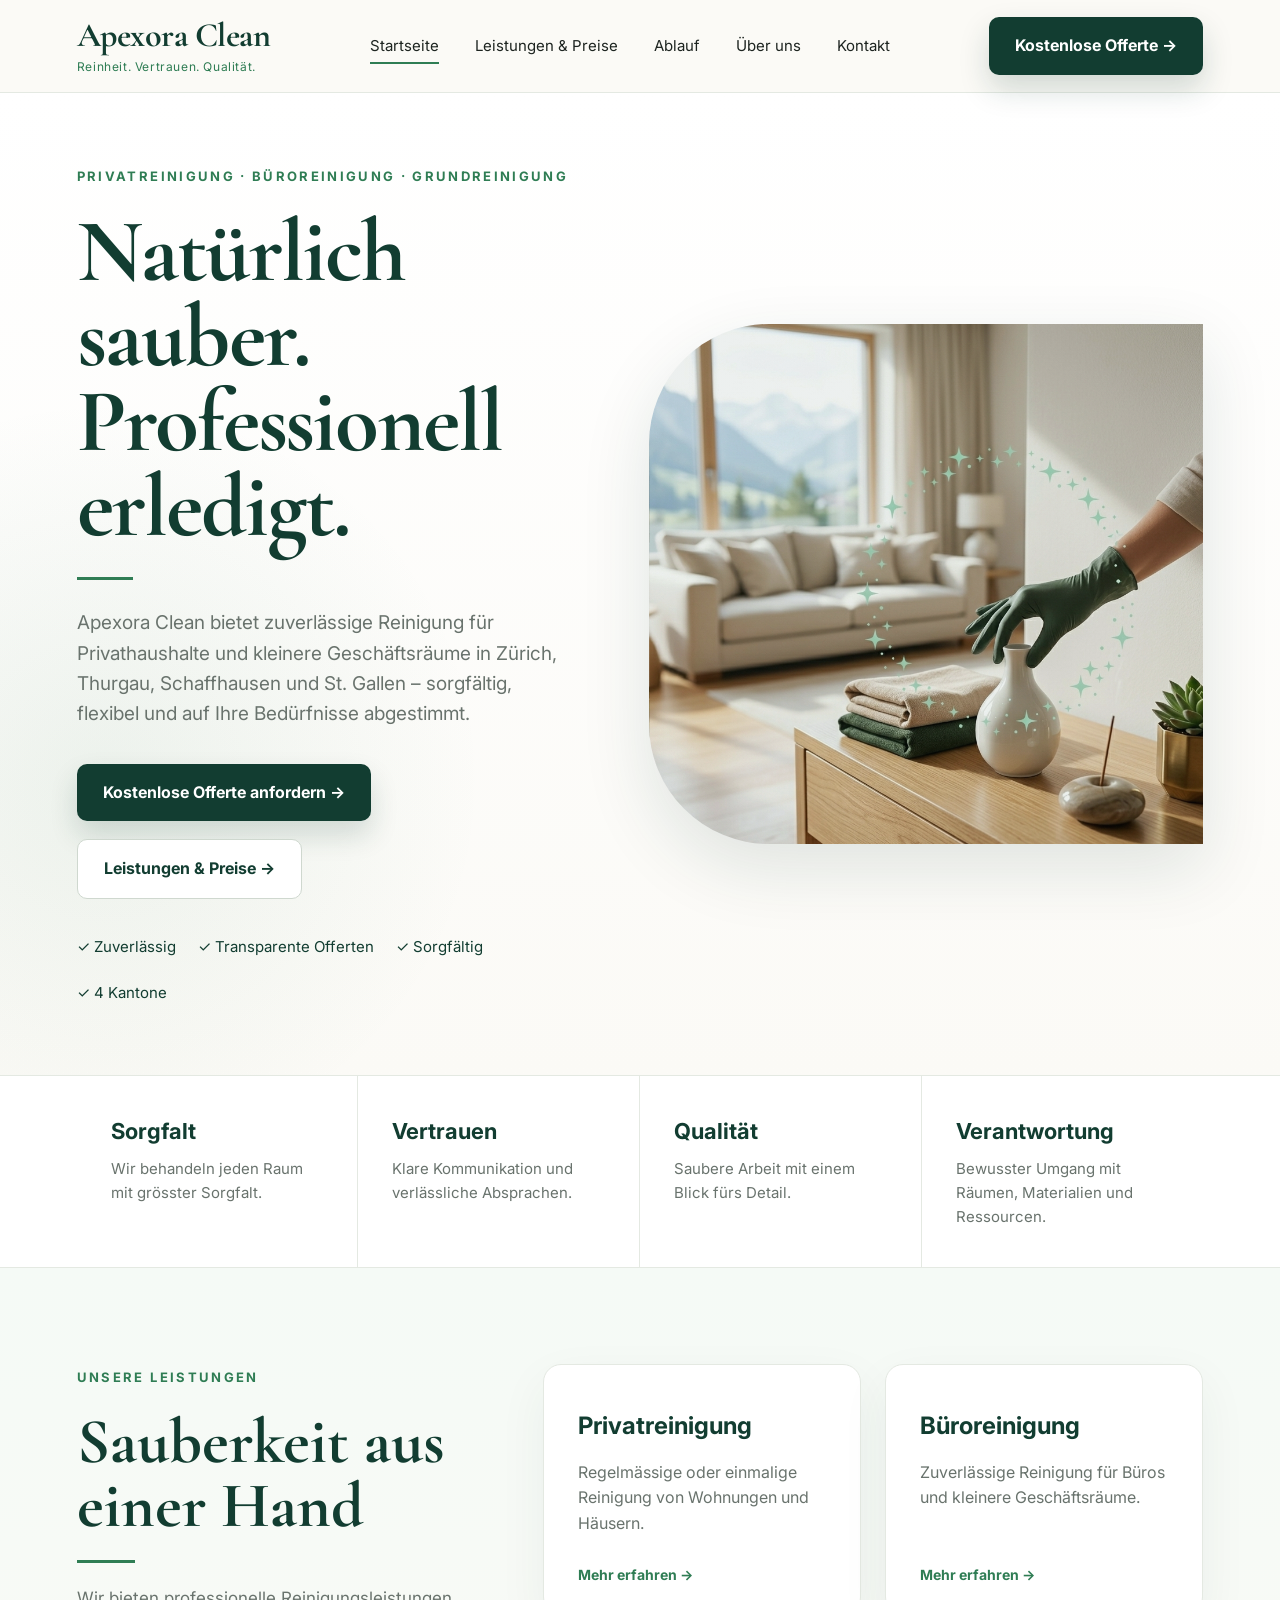
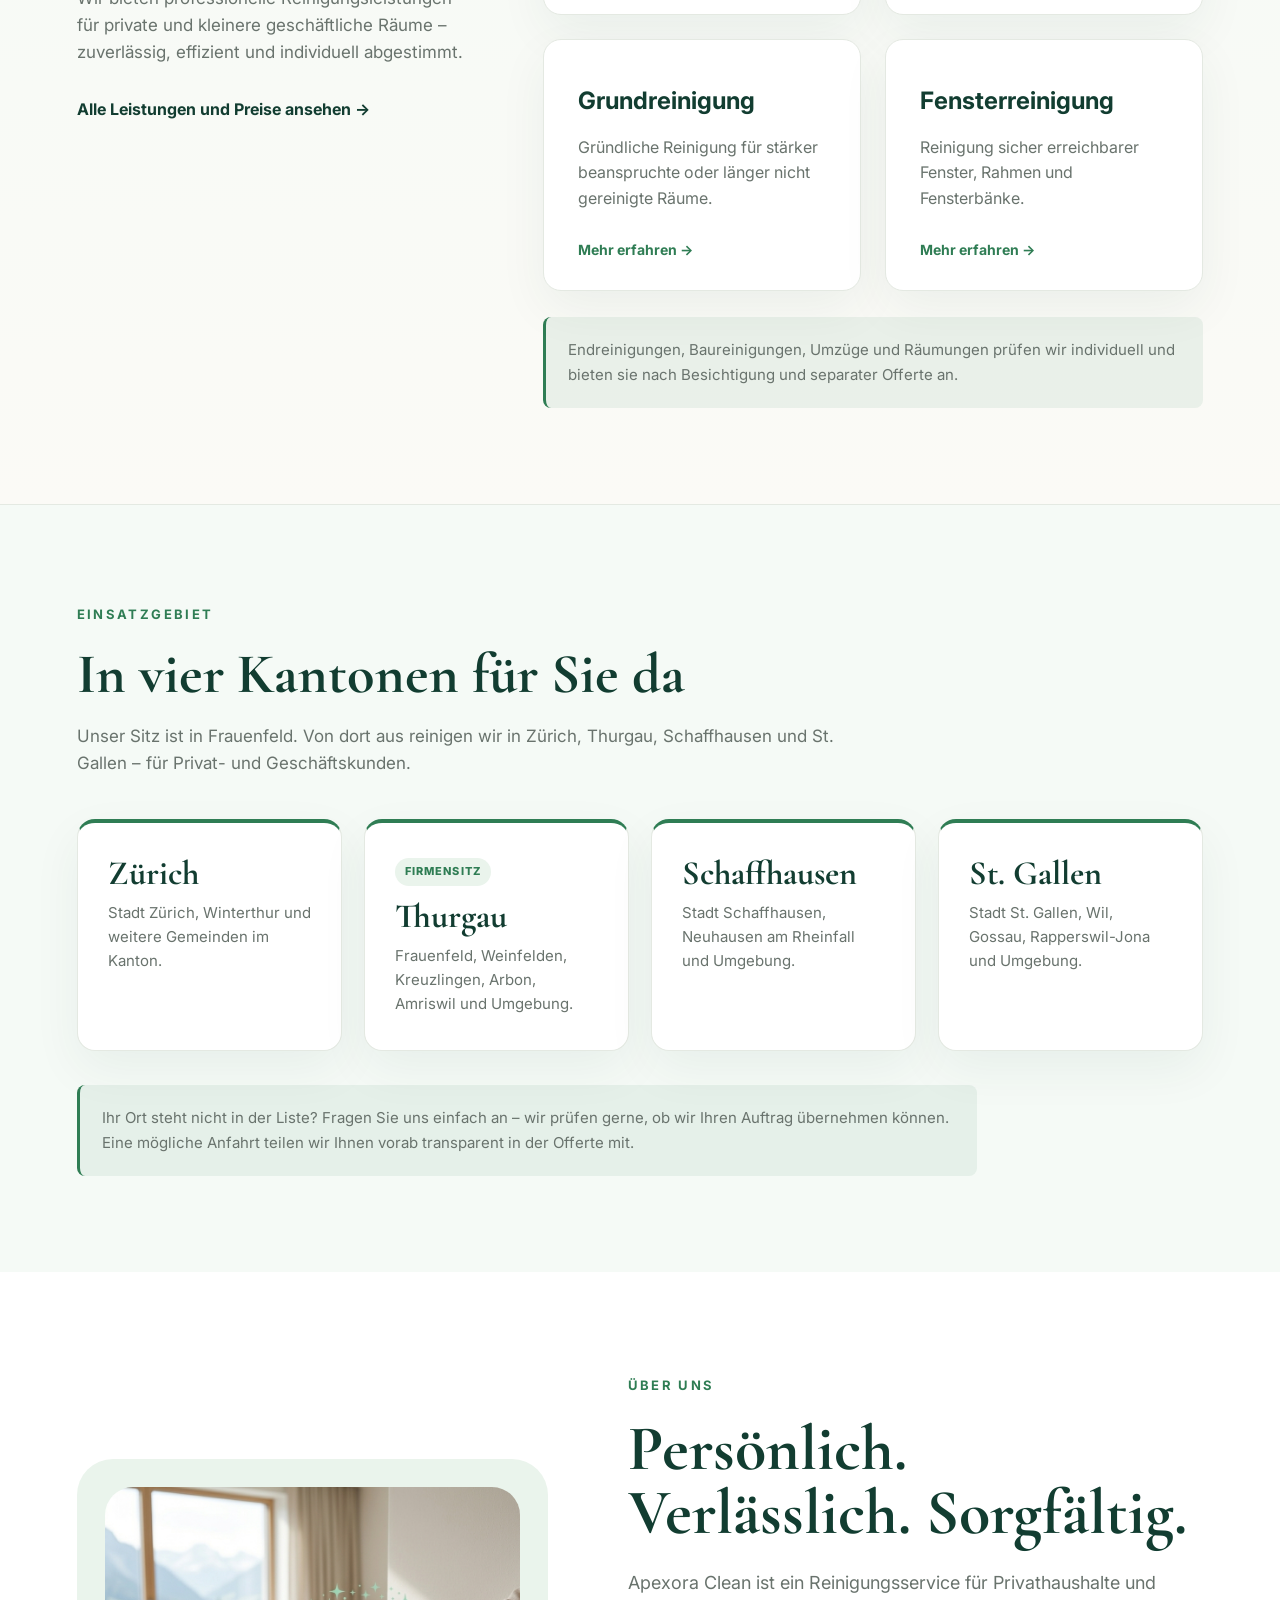
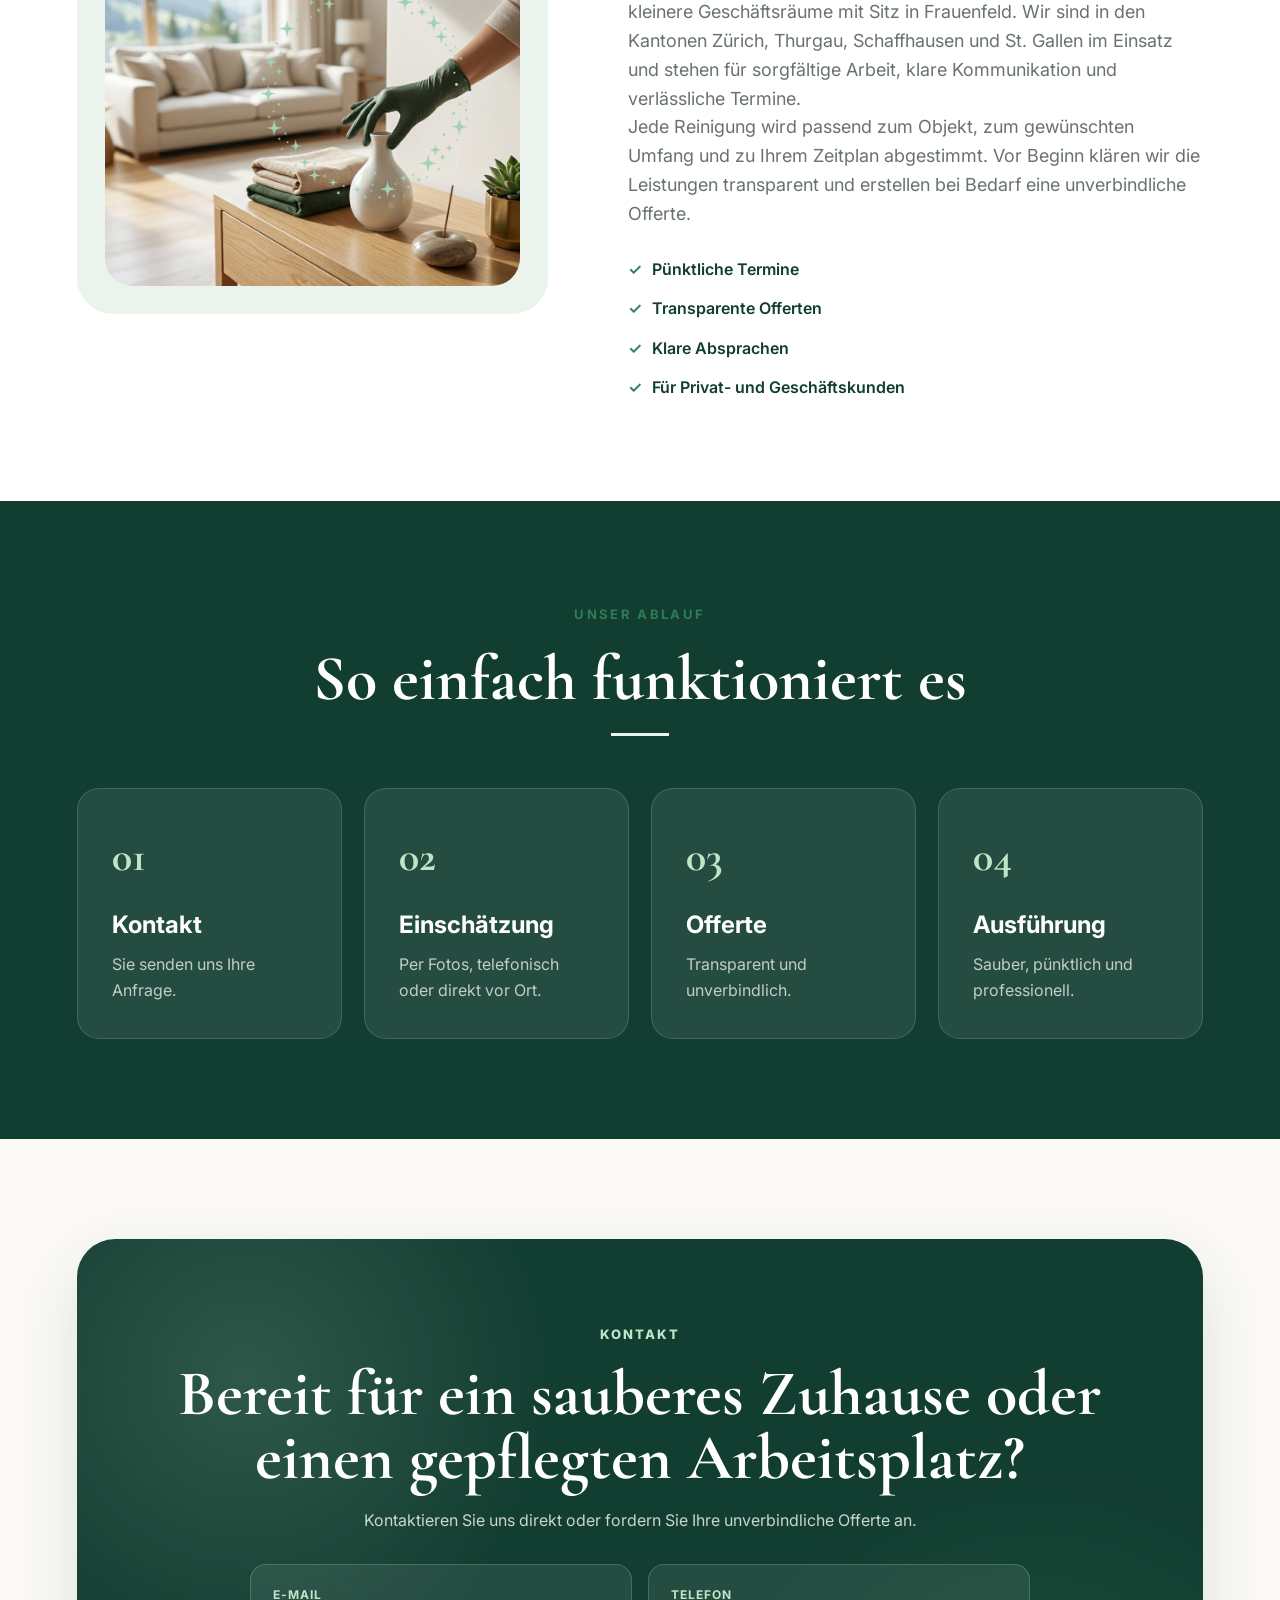
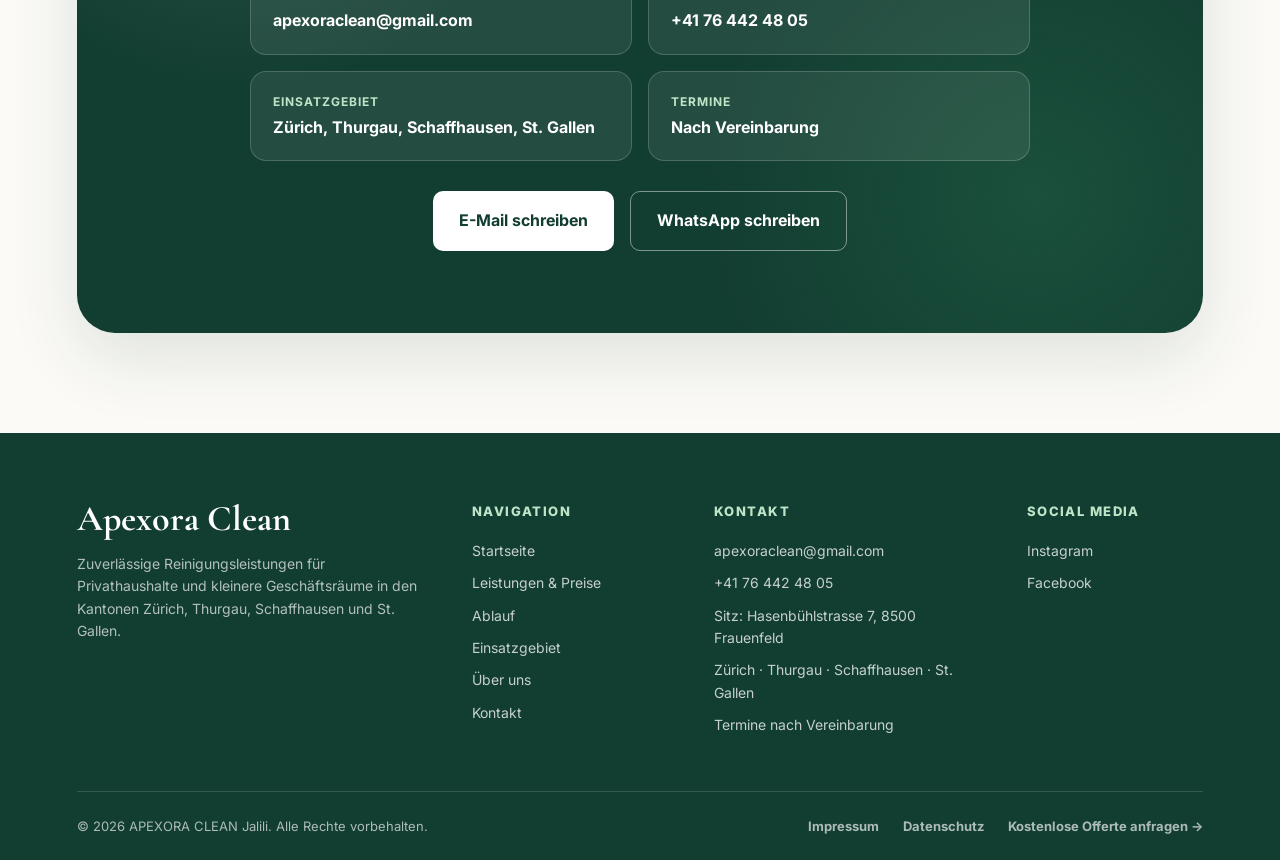
<file: index.html>
<!DOCTYPE html>
<html lang="de">
<head>
  <meta charset="UTF-8">
  <meta name="viewport" content="width=device-width, initial-scale=1.0">
  <link rel="icon" type="image/svg+xml" href="favicon.svg">
  <link rel="icon" type="image/png" sizes="32x32" href="favicon-32.png">
  <link rel="icon" type="image/png" sizes="16x16" href="favicon-16.png">
  <link rel="apple-touch-icon" sizes="180x180" href="apple-touch-icon.png">


  <title>Reinigungsfirma Zürich &amp; Thurgau | Apexora Clean</title>

  <meta
    name="description"
    content="Professionelle Privat-, Büro-, Fenster- und Grundreinigung in Zürich, Winterthur, Thurgau und Umgebung. Jetzt unverbindliche Offerte anfordern."
  >
  <link rel="canonical" href="https://apexoraclean.com/">
  <meta name="theme-color" content="#123d31">

  <meta property="og:type" content="website">
  <meta property="og:locale" content="de_CH">
  <meta property="og:site_name" content="Apexora Clean">
  <meta property="og:title" content="Reinigungsfirma Zürich &amp; Thurgau | Apexora Clean">
  <meta
    property="og:description"
    content="Zuverlässige Reinigung für Privat und Gewerbe – transparente Offerten, sorgfältige Ausführung."
  >

  <script type="application/ld+json">
  {
    "@context": "https://schema.org",
    "@type": "LocalBusiness",
    "name": "Apexora Clean",
    "legalName": "APEXORA CLEAN Jalili",
    "description": "Reinigung für Privathaushalte und kleinere Geschäftsräume: Privatreinigung, Büroreinigung, Grundreinigung und Fensterreinigung.",
    "email": "apexoraclean@gmail.com",
    "telephone": "+41764424805",
    "address": {
      "@type": "PostalAddress",
      "streetAddress": "Hasenbühlstrasse 7",
      "postalCode": "8500",
      "addressLocality": "Frauenfeld",
      "addressRegion": "TG",
      "addressCountry": "CH"
    },
    "areaServed": [
      { "@type": "AdministrativeArea", "name": "Kanton Zürich" },
      { "@type": "AdministrativeArea", "name": "Kanton Thurgau" },
      { "@type": "AdministrativeArea", "name": "Kanton Schaffhausen" },
      { "@type": "AdministrativeArea", "name": "Kanton St. Gallen" }
    ],
    "sameAs": [
      "https://www.instagram.com/apexoraclean/",
      "https://www.facebook.com/profile.php?id=61560165885772"
    ]
  }
  </script>

  <link rel="preconnect" href="https://fonts.googleapis.com">
  <link rel="preconnect" href="https://fonts.gstatic.com" crossorigin>
  <link
    rel="stylesheet"
    href="https://fonts.googleapis.com/css2?family=Cormorant+Garamond:wght@500;600;700&family=Inter:wght@400;500;600;700;800&display=swap"
  >
  <link rel="stylesheet" href="css/style.css">
</head>

<body>

<a class="skip-link" href="#main">Zum Inhalt springen</a>

<header class="header">
  <div class="container nav">

    <a href="index.html#start" class="brand" aria-label="Apexora Clean Startseite">
      <span>Apexora Clean</span>
      <small>Reinheit. Vertrauen. Qualität.</small>
    </a>

    <button
      class="menu-toggle"
      type="button"
      aria-label="Navigation öffnen"
      aria-controls="main-menu"
      aria-expanded="false"
    >
      <span></span>
      <span></span>
      <span></span>
    </button>

    <nav class="menu" id="main-menu" aria-label="Hauptnavigation">
      <a href="index.html#start" aria-current="page">Startseite</a>
      <a href="leistungen.html">Leistungen &amp; Preise</a>
      <a href="index.html#prozess">Ablauf</a>
      <a href="index.html#about">Über uns</a>
      <a href="index.html#kontakt">Kontakt</a>
      <a href="index.html#kontakt" class="mobile-nav-cta">Kostenlose Offerte</a>
    </nav>

    <a href="index.html#kontakt" class="nav-btn">Kostenlose Offerte →</a>

  </div>
</header>

<main id="main">

  <section class="hero" id="start">
    <div class="container hero-grid">

      <div class="hero-text">

        <span class="eyebrow">
          Privatreinigung · Büroreinigung · Grundreinigung
        </span>

        <h1>
          Natürlich sauber.<br>
          Professionell erledigt.
        </h1>

        <p>
          Apexora Clean bietet zuverlässige Reinigung für Privathaushalte
          und kleinere Geschäftsräume in Zürich, Thurgau, Schaffhausen
          und St. Gallen – sorgfältig, flexibel und auf Ihre Bedürfnisse
          abgestimmt.
        </p>

        <div class="hero-actions">
          <a href="#kontakt" class="btn primary">
            Kostenlose Offerte anfordern →
          </a>

          <a href="leistungen.html" class="btn secondary">
            Leistungen &amp; Preise →
          </a>
        </div>

        <div class="trust-row" aria-label="Unsere Vorteile">
          <span>✓ Zuverlässig</span>
          <span>✓ Transparente Offerten</span>
          <span>✓ Sorgfältig</span>
          <span>✓ 4 Kantone</span>
        </div>

      </div>

      <div
        class="hero-visual"
        role="img"
        aria-label="Professionelle Reinigung eines modernen Wohnraums"
      ></div>

    </div>
  </section>

  <section class="values" aria-label="Unsere Werte">
    <div class="container values-grid">

      <div class="value-card">
        <h3>Sorgfalt</h3>
        <p>Wir behandeln jeden Raum mit grösster Sorgfalt.</p>
      </div>

      <div class="value-card">
        <h3>Vertrauen</h3>
        <p>Klare Kommunikation und verlässliche Absprachen.</p>
      </div>

      <div class="value-card">
        <h3>Qualität</h3>
        <p>Saubere Arbeit mit einem Blick fürs Detail.</p>
      </div>

      <div class="value-card">
        <h3>Verantwortung</h3>
        <p>Bewusster Umgang mit Räumen, Materialien und Ressourcen.</p>
      </div>

    </div>
  </section>

  <section class="services" id="leistungen">
    <div class="container services-layout">

      <div class="section-title">
        <span>Unsere Leistungen</span>

        <h2>Sauberkeit aus einer Hand</h2>

        <p>
          Wir bieten professionelle Reinigungsleistungen für private
          und kleinere geschäftliche Räume – zuverlässig, effizient
          und individuell abgestimmt.
        </p>

        <a href="leistungen.html" class="inline-link">
          Alle Leistungen und Preise ansehen →
        </a>
      </div>

      <div class="services-content">

        <div class="service-grid">

          <a class="service-card" href="leistungen.html#privatreinigung">
            <h3>Privatreinigung</h3>
            <p>
              Regelmässige oder einmalige Reinigung von Wohnungen
              und Häusern.
            </p>
            <span class="card-link">Mehr erfahren →</span>
          </a>

          <a class="service-card" href="leistungen.html#bueroreinigung">
            <h3>Büroreinigung</h3>
            <p>
              Zuverlässige Reinigung für Büros und kleinere
              Geschäftsräume.
            </p>
            <span class="card-link">Mehr erfahren →</span>
          </a>

          <a class="service-card" href="leistungen.html#grundreinigung">
            <h3>Grundreinigung</h3>
            <p>
              Gründliche Reinigung für stärker beanspruchte oder
              länger nicht gereinigte Räume.
            </p>
            <span class="card-link">Mehr erfahren →</span>
          </a>

          <a class="service-card" href="leistungen.html#fensterreinigung">
            <h3>Fensterreinigung</h3>
            <p>
              Reinigung sicher erreichbarer Fenster, Rahmen
              und Fensterbänke.
            </p>
            <span class="card-link">Mehr erfahren →</span>
          </a>

        </div>

        <p class="services-note">
          Endreinigungen, Baureinigungen, Umzüge und Räumungen prüfen wir
          individuell und bieten sie nach Besichtigung und separater Offerte an.
        </p>

      </div>

    </div>
  </section>

  <section class="regions" id="einsatzgebiet">
    <div class="container">

      <div class="section-heading compact-heading">
        <span>Einsatzgebiet</span>
        <h2>In vier Kantonen für Sie da</h2>
        <p>
          Unser Sitz ist in Frauenfeld. Von dort aus reinigen wir in
          Zürich, Thurgau, Schaffhausen und St. Gallen – für Privat-
          und Geschäftskunden.
        </p>
      </div>

      <div class="region-grid">

        <article class="region-card">
          <h3>Zürich</h3>
          <p>Stadt Zürich, Winterthur und weitere Gemeinden im Kanton.</p>
        </article>

        <article class="region-card">
          <span class="region-tag">Firmensitz</span>
          <h3>Thurgau</h3>
          <p>Frauenfeld, Weinfelden, Kreuzlingen, Arbon, Amriswil und Umgebung.</p>
        </article>

        <article class="region-card">
          <h3>Schaffhausen</h3>
          <p>Stadt Schaffhausen, Neuhausen am Rheinfall und Umgebung.</p>
        </article>

        <article class="region-card">
          <h3>St. Gallen</h3>
          <p>Stadt St. Gallen, Wil, Gossau, Rapperswil-Jona und Umgebung.</p>
        </article>

      </div>

      <p class="services-note">
        Ihr Ort steht nicht in der Liste? Fragen Sie uns einfach an – wir
        prüfen gerne, ob wir Ihren Auftrag übernehmen können. Eine mögliche
        Anfahrt teilen wir Ihnen vorab transparent in der Offerte mit.
      </p>

    </div>
  </section>

  <section class="about" id="about">
    <div class="container about-grid">

      <div class="about-image">
        <img
          src="slike/logo.png"
          alt="Professionell gereinigter Wohnraum"
          loading="lazy"
        >
      </div>

      <div class="about-text">
        <span>Über uns</span>

        <h2>Persönlich. Verlässlich. Sorgfältig.</h2>

        <p>
          Apexora Clean ist ein Reinigungsservice für Privathaushalte und
          kleinere Geschäftsräume mit Sitz in Frauenfeld. Wir sind in den
          Kantonen Zürich, Thurgau, Schaffhausen und St. Gallen im Einsatz
          und stehen für sorgfältige Arbeit, klare Kommunikation und
          verlässliche Termine.
        </p>

        <p>
          Jede Reinigung wird passend zum Objekt, zum gewünschten Umfang und
          zu Ihrem Zeitplan abgestimmt. Vor Beginn klären wir die Leistungen
          transparent und erstellen bei Bedarf eine unverbindliche Offerte.
        </p>

        <ul>
          <li>Pünktliche Termine</li>
          <li>Transparente Offerten</li>
          <li>Klare Absprachen</li>
          <li>Für Privat- und Geschäftskunden</li>
        </ul>
      </div>

    </div>
  </section>

  <section class="process" id="prozess">
    <div class="container">

      <div class="section-title center">
        <span>Unser Ablauf</span>
        <h2>So einfach funktioniert es</h2>
      </div>

      <div class="process-grid">

        <div class="process-step">
          <strong>01</strong>
          <h3>Kontakt</h3>
          <p>Sie senden uns Ihre Anfrage.</p>
        </div>

        <div class="process-step">
          <strong>02</strong>
          <h3>Einschätzung</h3>
          <p>Per Fotos, telefonisch oder direkt vor Ort.</p>
        </div>

        <div class="process-step">
          <strong>03</strong>
          <h3>Offerte</h3>
          <p>Transparent und unverbindlich.</p>
        </div>

        <div class="process-step">
          <strong>04</strong>
          <h3>Ausführung</h3>
          <p>Sauber, pünktlich und professionell.</p>
        </div>

      </div>

    </div>
  </section>

  <section class="contact" id="kontakt">
    <div class="container contact-box">

      <span class="contact-kicker">Kontakt</span>

      <h2>
        Bereit für ein sauberes Zuhause oder einen gepflegten Arbeitsplatz?
      </h2>

      <p>
        Kontaktieren Sie uns direkt oder fordern Sie Ihre unverbindliche
        Offerte an.
      </p>

      <div class="contact-details" aria-label="Kontaktdaten">
        <a class="contact-detail" href="mailto:apexoraclean@gmail.com">
          <small>E-Mail</small>
          <strong>apexoraclean@gmail.com</strong>
        </a>

        <a class="contact-detail" href="tel:+41764424805">
          <small>Telefon</small>
          <strong>+41 76 442 48 05</strong>
        </a>

        <div class="contact-detail">
          <small>Einsatzgebiet</small>
          <strong>Zürich, Thurgau, Schaffhausen, St. Gallen</strong>
        </div>

        <div class="contact-detail">
          <small>Termine</small>
          <strong>Nach Vereinbarung</strong>
        </div>
      </div>

      <div class="contact-actions">
        <a
          href="mailto:apexoraclean@gmail.com?subject=Anfrage%20f%C3%BCr%20eine%20Offerte"
          class="btn contact-primary"
        >
          E-Mail schreiben
        </a>

        <a
          href="https://wa.me/41764424805?text=Guten%20Tag%2C%20ich%20interessiere%20mich%20f%C3%BCr%20eine%20Offerte%20von%20Apexora%20Clean."
          class="btn contact-secondary"
          target="_blank"
          rel="noopener noreferrer"
        >
          WhatsApp schreiben
        </a>
      </div>

    </div>
  </section>

</main>

<footer class="footer">
  <div class="container footer-main">

    <div class="footer-brand">
      <a href="index.html#start" class="footer-logo">Apexora Clean</a>
      <p>
        Zuverlässige Reinigungsleistungen für Privathaushalte und kleinere
        Geschäftsräume in den Kantonen Zürich, Thurgau, Schaffhausen
        und St. Gallen.
      </p>
    </div>

    <div class="footer-column">
      <h3>Navigation</h3>
      <a href="index.html#start">Startseite</a>
      <a href="leistungen.html">Leistungen &amp; Preise</a>
      <a href="index.html#prozess">Ablauf</a>
      <a href="index.html#einsatzgebiet">Einsatzgebiet</a>
      <a href="index.html#about">Über uns</a>
      <a href="index.html#kontakt">Kontakt</a>
    </div>

    <div class="footer-column">
      <h3>Kontakt</h3>
      <a href="mailto:apexoraclean@gmail.com">apexoraclean@gmail.com</a>
      <a href="tel:+41764424805">+41 76 442 48 05</a>
      <span>Sitz: Hasenbühlstrasse 7, 8500 Frauenfeld</span>
      <span>Zürich · Thurgau · Schaffhausen · St. Gallen</span>
      <span>Termine nach Vereinbarung</span>
    </div>

    <div class="footer-column">
      <h3>Social Media</h3>
      <a
        href="https://www.instagram.com/apexoraclean/"
        target="_blank"
        rel="noopener noreferrer"
      >
        Instagram
      </a>
      <a
        href="https://www.facebook.com/profile.php?id=61560165885772"
        target="_blank"
        rel="noopener noreferrer"
      >
        Facebook
      </a>
    </div>

  </div>

  <div class="container footer-bottom">
    <p>© 2026 APEXORA CLEAN Jalili. Alle Rechte vorbehalten.</p>

    <div class="footer-legal">
      <a href="impressum.html">Impressum</a>
      <a href="datenschutz.html">Datenschutz</a>
      <a href="index.html#kontakt">Kostenlose Offerte anfragen →</a>
    </div>
  </div>
</footer>

<script src="js/app.js"></script>

</body>
</html>
</file>
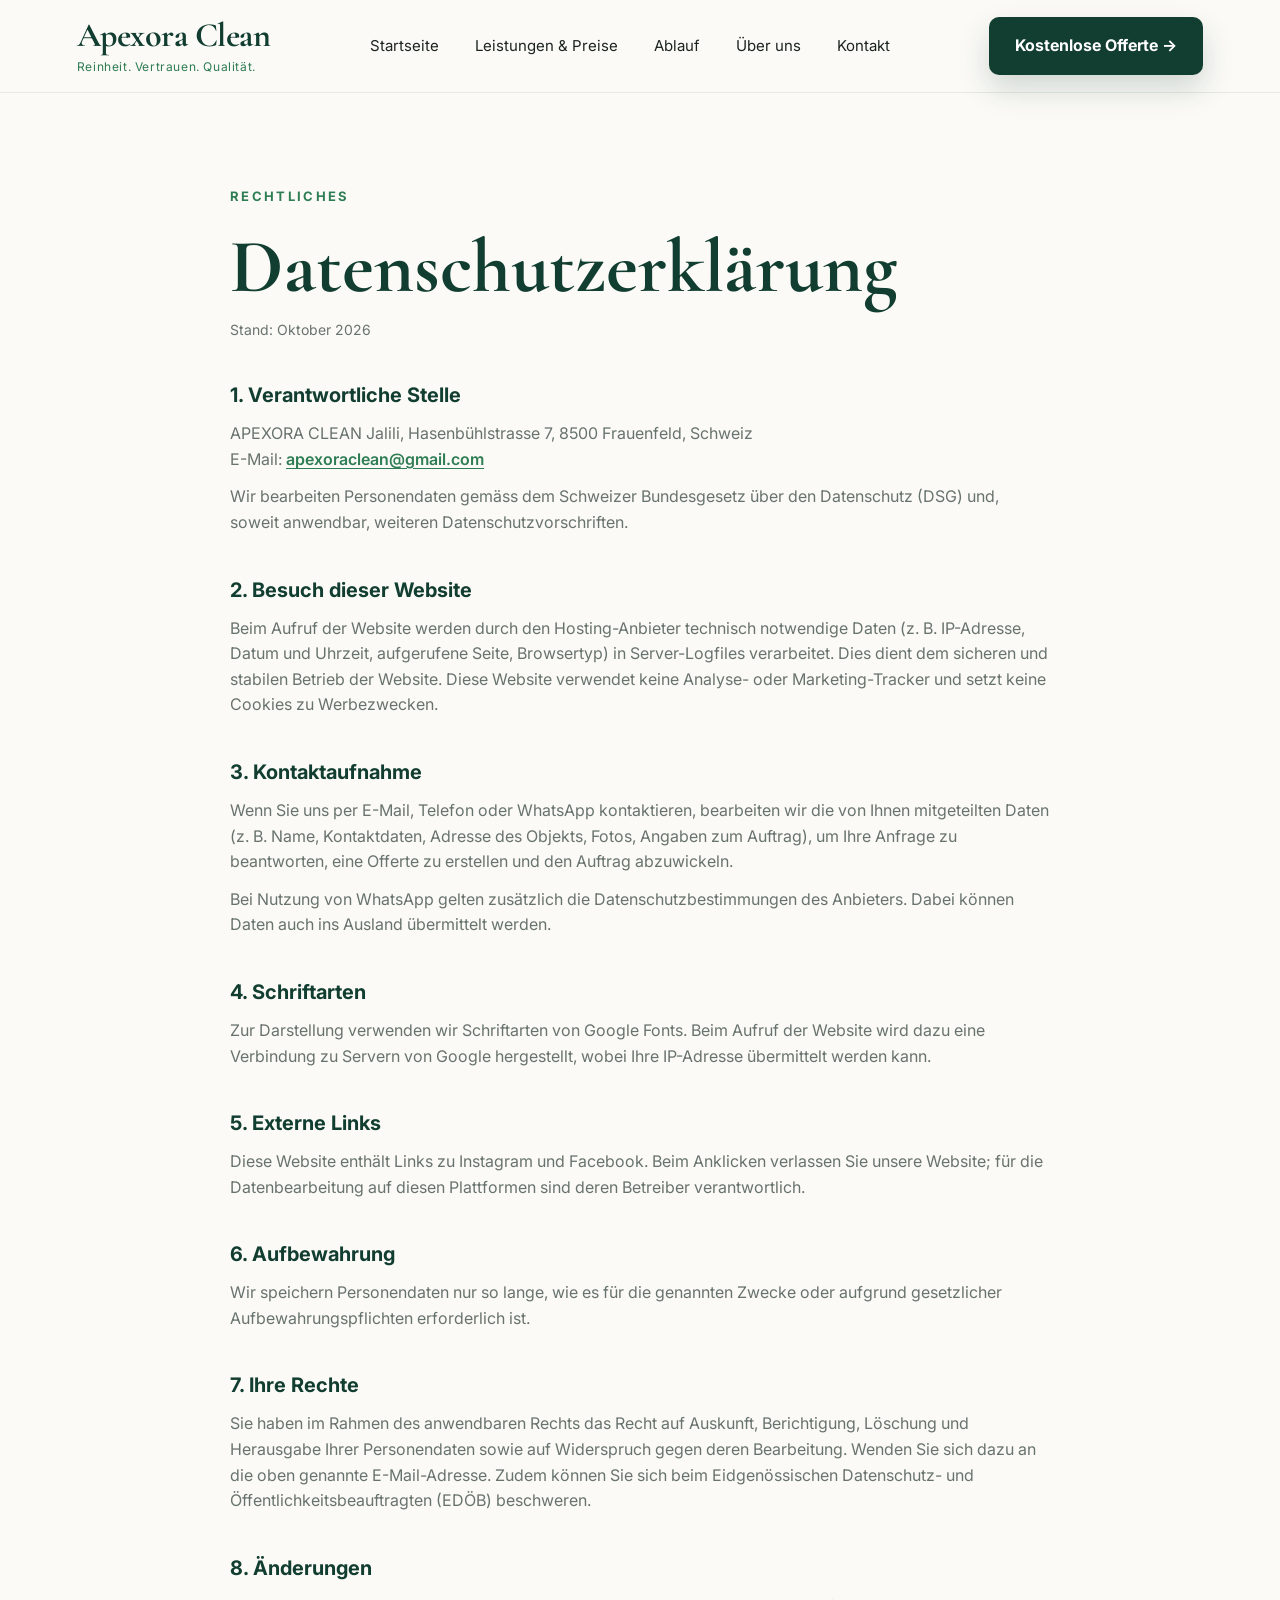
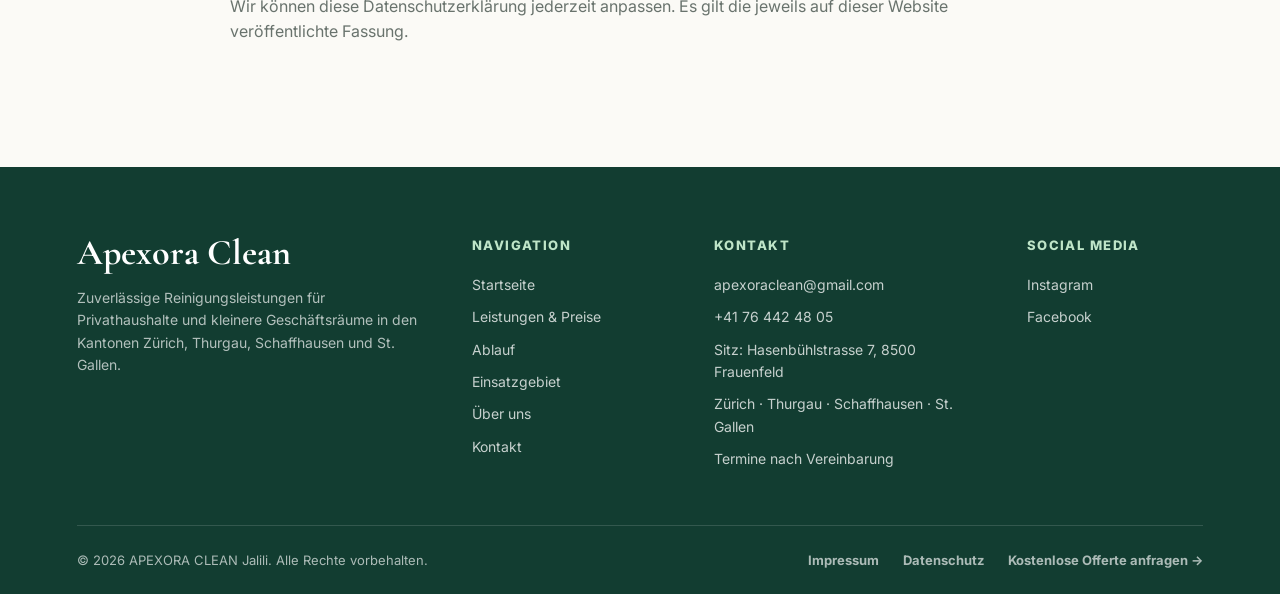
<file: datenschutz.html>
<!DOCTYPE html>
<html lang="de">
<head>
  <meta charset="UTF-8">
  <meta name="viewport" content="width=device-width, initial-scale=1.0">
  <link rel="icon" type="image/svg+xml" href="favicon.svg">
  <link rel="icon" type="image/png" sizes="32x32" href="favicon-32.png">
  <link rel="icon" type="image/png" sizes="16x16" href="favicon-16.png">
  <link rel="apple-touch-icon" sizes="180x180" href="apple-touch-icon.png">


  <title>Datenschutz | Apexora Clean</title>

  <meta name="description" content="Datenschutzerklärung von APEXORA CLEAN Jalili.">
  <meta name="robots" content="noindex, follow">
  <meta name="theme-color" content="#123d31">

  <link rel="preconnect" href="https://fonts.googleapis.com">
  <link rel="preconnect" href="https://fonts.gstatic.com" crossorigin>
  <link
    rel="stylesheet"
    href="https://fonts.googleapis.com/css2?family=Cormorant+Garamond:wght@500;600;700&family=Inter:wght@400;500;600;700;800&display=swap"
  >
  <link rel="stylesheet" href="css/style.css">
</head>

<body>

<a class="skip-link" href="#main">Zum Inhalt springen</a>

<header class="header">
  <div class="container nav">

    <a href="index.html#start" class="brand" aria-label="Apexora Clean Startseite">
      <span>Apexora Clean</span>
      <small>Reinheit. Vertrauen. Qualität.</small>
    </a>

    <button
      class="menu-toggle"
      type="button"
      aria-label="Navigation öffnen"
      aria-controls="main-menu"
      aria-expanded="false"
    >
      <span></span>
      <span></span>
      <span></span>
    </button>

    <nav class="menu" id="main-menu" aria-label="Hauptnavigation">
      <a href="index.html#start">Startseite</a>
      <a href="leistungen.html">Leistungen &amp; Preise</a>
      <a href="index.html#prozess">Ablauf</a>
      <a href="index.html#about">Über uns</a>
      <a href="index.html#kontakt">Kontakt</a>
      <a href="index.html#kontakt" class="mobile-nav-cta">Kostenlose Offerte</a>
    </nav>

    <a href="index.html#kontakt" class="nav-btn">Kostenlose Offerte →</a>

  </div>
</header>

<main id="main">

  <section class="legal">
    <div class="container legal-inner">

      <span class="eyebrow">Rechtliches</span>
      <h1>Datenschutzerklärung</h1>
      <p class="legal-date">Stand: Oktober 2026</p>

      <h2>1. Verantwortliche Stelle</h2>
      <p>
        APEXORA CLEAN Jalili, Hasenbühlstrasse 7, 8500 Frauenfeld, Schweiz<br>
        E-Mail: <a href="mailto:apexoraclean@gmail.com">apexoraclean@gmail.com</a>
      </p>
      <p>
        Wir bearbeiten Personendaten gemäss dem Schweizer Bundesgesetz über
        den Datenschutz (DSG) und, soweit anwendbar, weiteren Datenschutzvorschriften.
      </p>

      <h2>2. Besuch dieser Website</h2>
      <p>
        Beim Aufruf der Website werden durch den Hosting-Anbieter technisch
        notwendige Daten (z. B. IP-Adresse, Datum und Uhrzeit, aufgerufene Seite,
        Browsertyp) in Server-Logfiles verarbeitet. Dies dient dem sicheren und
        stabilen Betrieb der Website. Diese Website verwendet keine
        Analyse- oder Marketing-Tracker und setzt keine Cookies zu Werbezwecken.
      </p>

      <h2>3. Kontaktaufnahme</h2>
      <p>
        Wenn Sie uns per E-Mail, Telefon oder WhatsApp kontaktieren, bearbeiten
        wir die von Ihnen mitgeteilten Daten (z. B. Name, Kontaktdaten, Adresse
        des Objekts, Fotos, Angaben zum Auftrag), um Ihre Anfrage zu beantworten,
        eine Offerte zu erstellen und den Auftrag abzuwickeln.
      </p>
      <p>
        Bei Nutzung von WhatsApp gelten zusätzlich die Datenschutzbestimmungen
        des Anbieters. Dabei können Daten auch ins Ausland übermittelt werden.
      </p>

      <h2>4. Schriftarten</h2>
      <p>
        Zur Darstellung verwenden wir Schriftarten von Google Fonts. Beim
        Aufruf der Website wird dazu eine Verbindung zu Servern von Google
        hergestellt, wobei Ihre IP-Adresse übermittelt werden kann.
      </p>

      <h2>5. Externe Links</h2>
      <p>
        Diese Website enthält Links zu Instagram und Facebook. Beim Anklicken
        verlassen Sie unsere Website; für die Datenbearbeitung auf diesen
        Plattformen sind deren Betreiber verantwortlich.
      </p>

      <h2>6. Aufbewahrung</h2>
      <p>
        Wir speichern Personendaten nur so lange, wie es für die genannten
        Zwecke oder aufgrund gesetzlicher Aufbewahrungspflichten erforderlich ist.
      </p>

      <h2>7. Ihre Rechte</h2>
      <p>
        Sie haben im Rahmen des anwendbaren Rechts das Recht auf Auskunft,
        Berichtigung, Löschung und Herausgabe Ihrer Personendaten sowie auf
        Widerspruch gegen deren Bearbeitung. Wenden Sie sich dazu an die oben
        genannte E-Mail-Adresse. Zudem können Sie sich beim Eidgenössischen
        Datenschutz- und Öffentlichkeitsbeauftragten (EDÖB) beschweren.
      </p>

      <h2>8. Änderungen</h2>
      <p>
        Wir können diese Datenschutzerklärung jederzeit anpassen. Es gilt die
        jeweils auf dieser Website veröffentlichte Fassung.
      </p>

    </div>
  </section>

</main>

<footer class="footer">
  <div class="container footer-main">

    <div class="footer-brand">
      <a href="index.html#start" class="footer-logo">Apexora Clean</a>
      <p>
        Zuverlässige Reinigungsleistungen für Privathaushalte und kleinere
        Geschäftsräume in den Kantonen Zürich, Thurgau, Schaffhausen
        und St. Gallen.
      </p>
    </div>

    <div class="footer-column">
      <h3>Navigation</h3>
      <a href="index.html#start">Startseite</a>
      <a href="leistungen.html">Leistungen &amp; Preise</a>
      <a href="index.html#prozess">Ablauf</a>
      <a href="index.html#einsatzgebiet">Einsatzgebiet</a>
      <a href="index.html#about">Über uns</a>
      <a href="index.html#kontakt">Kontakt</a>
    </div>

    <div class="footer-column">
      <h3>Kontakt</h3>
      <a href="mailto:apexoraclean@gmail.com">apexoraclean@gmail.com</a>
      <a href="tel:+41764424805">+41 76 442 48 05</a>
      <span>Sitz: Hasenbühlstrasse 7, 8500 Frauenfeld</span>
      <span>Zürich · Thurgau · Schaffhausen · St. Gallen</span>
      <span>Termine nach Vereinbarung</span>
    </div>

    <div class="footer-column">
      <h3>Social Media</h3>
      <a
        href="https://www.instagram.com/apexoraclean/"
        target="_blank"
        rel="noopener noreferrer"
      >
        Instagram
      </a>
      <a
        href="https://www.facebook.com/profile.php?id=61560165885772"
        target="_blank"
        rel="noopener noreferrer"
      >
        Facebook
      </a>
    </div>

  </div>

  <div class="container footer-bottom">
    <p>© 2026 APEXORA CLEAN Jalili. Alle Rechte vorbehalten.</p>

    <div class="footer-legal">
      <a href="impressum.html">Impressum</a>
      <a href="datenschutz.html">Datenschutz</a>
      <a href="index.html#kontakt">Kostenlose Offerte anfragen →</a>
    </div>
  </div>
</footer>

<script src="js/app.js"></script>

</body>
</html>
</file>
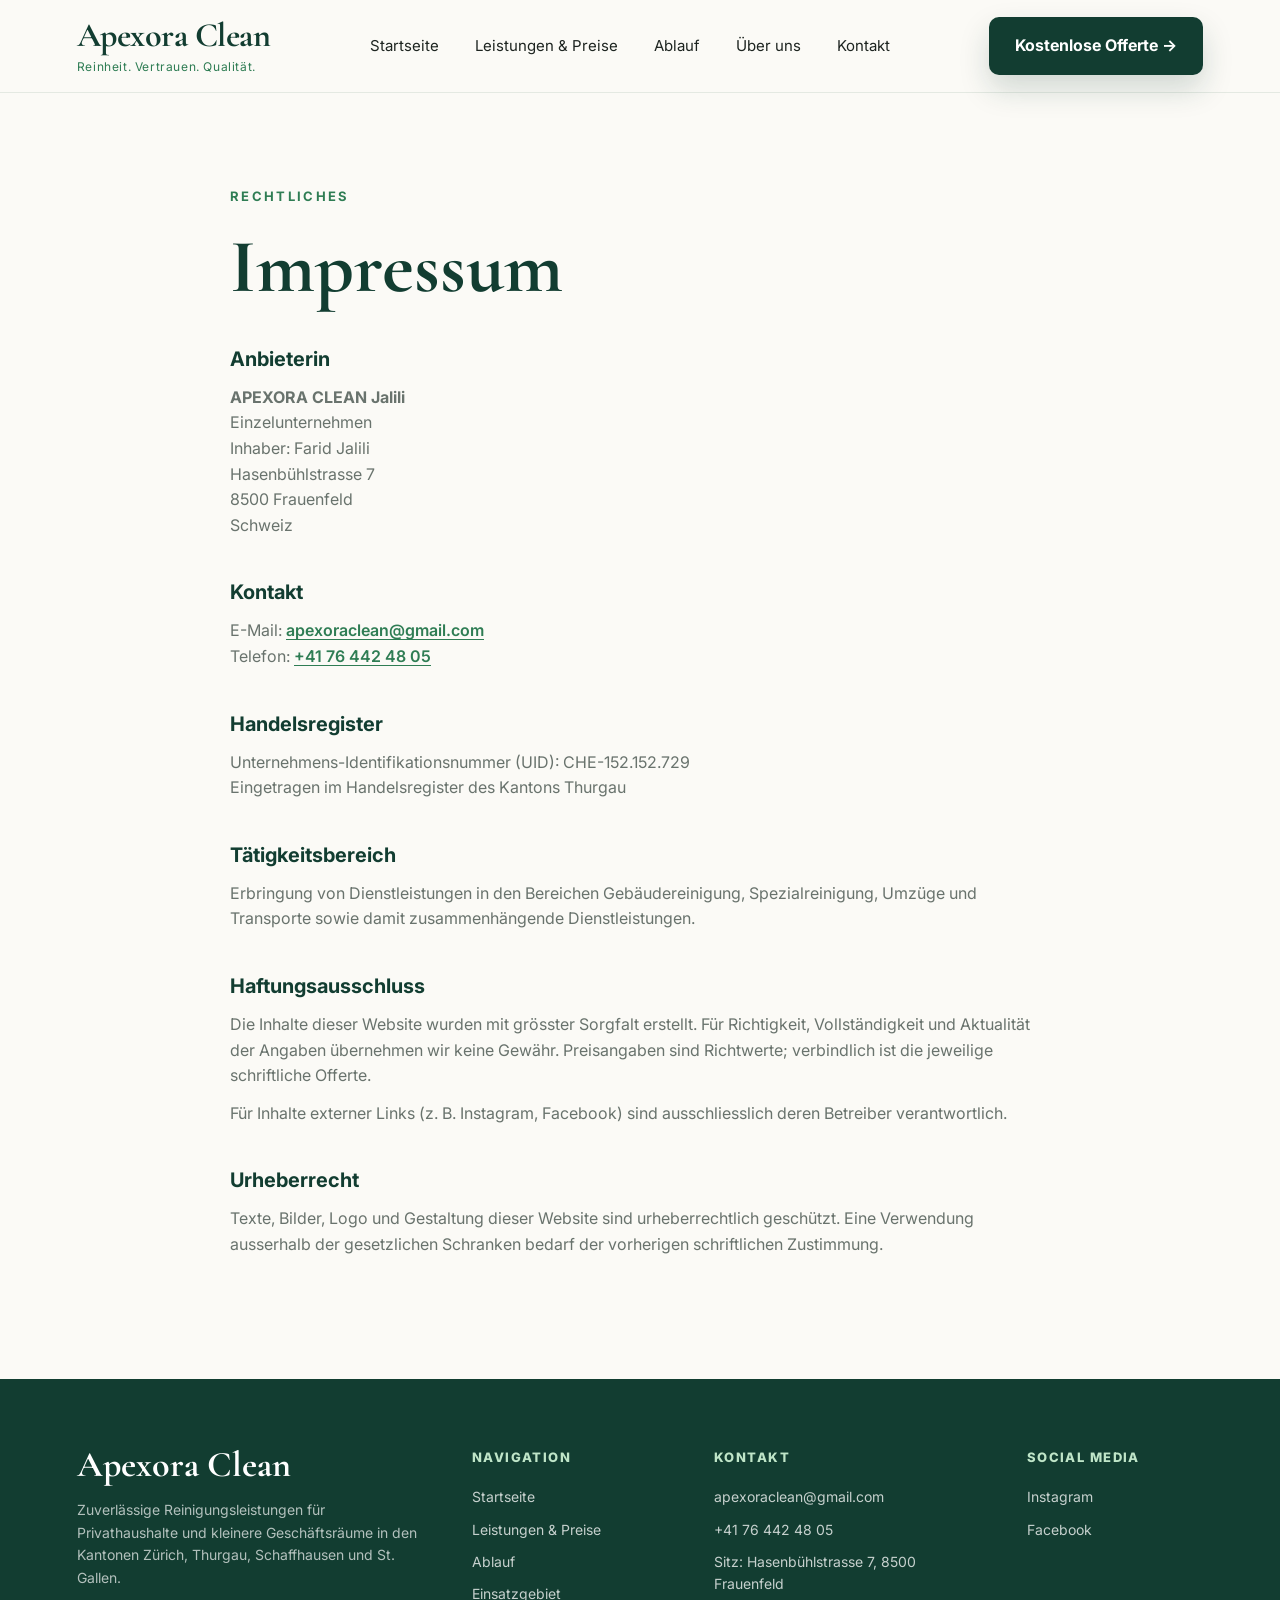
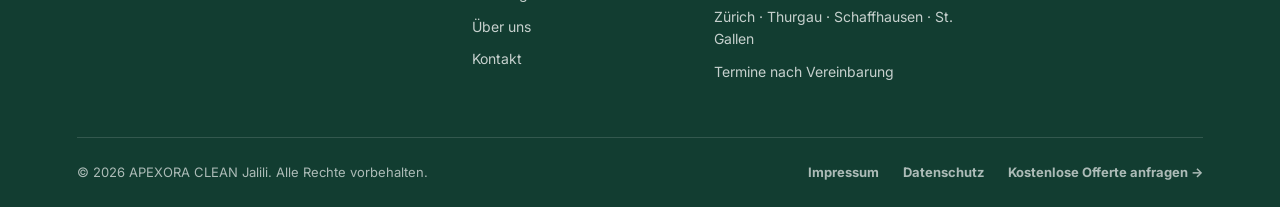
<file: impressum.html>
<!DOCTYPE html>
<html lang="de">
<head>
  <meta charset="UTF-8">
  <meta name="viewport" content="width=device-width, initial-scale=1.0">
  <link rel="icon" type="image/svg+xml" href="favicon.svg">
  <link rel="icon" type="image/png" sizes="32x32" href="favicon-32.png">
  <link rel="icon" type="image/png" sizes="16x16" href="favicon-16.png">
  <link rel="apple-touch-icon" sizes="180x180" href="apple-touch-icon.png">


  <title>Impressum | Apexora Clean</title>

  <meta name="description" content="Impressum von APEXORA CLEAN Jalili, Hasenbühlstrasse 7, 8500 Frauenfeld.">
  <meta name="robots" content="noindex, follow">
  <meta name="theme-color" content="#123d31">

  <link rel="preconnect" href="https://fonts.googleapis.com">
  <link rel="preconnect" href="https://fonts.gstatic.com" crossorigin>
  <link
    rel="stylesheet"
    href="https://fonts.googleapis.com/css2?family=Cormorant+Garamond:wght@500;600;700&family=Inter:wght@400;500;600;700;800&display=swap"
  >
  <link rel="stylesheet" href="css/style.css">
</head>

<body>

<a class="skip-link" href="#main">Zum Inhalt springen</a>

<header class="header">
  <div class="container nav">

    <a href="index.html#start" class="brand" aria-label="Apexora Clean Startseite">
      <span>Apexora Clean</span>
      <small>Reinheit. Vertrauen. Qualität.</small>
    </a>

    <button
      class="menu-toggle"
      type="button"
      aria-label="Navigation öffnen"
      aria-controls="main-menu"
      aria-expanded="false"
    >
      <span></span>
      <span></span>
      <span></span>
    </button>

    <nav class="menu" id="main-menu" aria-label="Hauptnavigation">
      <a href="index.html#start">Startseite</a>
      <a href="leistungen.html">Leistungen &amp; Preise</a>
      <a href="index.html#prozess">Ablauf</a>
      <a href="index.html#about">Über uns</a>
      <a href="index.html#kontakt">Kontakt</a>
      <a href="index.html#kontakt" class="mobile-nav-cta">Kostenlose Offerte</a>
    </nav>

    <a href="index.html#kontakt" class="nav-btn">Kostenlose Offerte →</a>

  </div>
</header>

<main id="main">

  <section class="legal">
    <div class="container legal-inner">

      <span class="eyebrow">Rechtliches</span>
      <h1>Impressum</h1>

      <h2>Anbieterin</h2>
      <p>
        <strong>APEXORA CLEAN Jalili</strong><br>
        Einzelunternehmen<br>
        Inhaber: Farid Jalili<br>
        Hasenbühlstrasse 7<br>
        8500 Frauenfeld<br>
        Schweiz
      </p>

      <h2>Kontakt</h2>
      <p>
        E-Mail: <a href="mailto:apexoraclean@gmail.com">apexoraclean@gmail.com</a><br>
        Telefon: <a href="tel:+41764424805">+41 76 442 48 05</a>
      </p>

      <h2>Handelsregister</h2>
      <p>
        Unternehmens-Identifikationsnummer (UID): CHE-152.152.729<br>
        Eingetragen im Handelsregister des Kantons Thurgau
      </p>

      <h2>Tätigkeitsbereich</h2>
      <p>
        Erbringung von Dienstleistungen in den Bereichen Gebäudereinigung,
        Spezialreinigung, Umzüge und Transporte sowie damit
        zusammenhängende Dienstleistungen.
      </p>

      <h2>Haftungsausschluss</h2>
      <p>
        Die Inhalte dieser Website wurden mit grösster Sorgfalt erstellt.
        Für Richtigkeit, Vollständigkeit und Aktualität der Angaben
        übernehmen wir keine Gewähr. Preisangaben sind Richtwerte;
        verbindlich ist die jeweilige schriftliche Offerte.
      </p>
      <p>
        Für Inhalte externer Links (z. B. Instagram, Facebook) sind
        ausschliesslich deren Betreiber verantwortlich.
      </p>

      <h2>Urheberrecht</h2>
      <p>
        Texte, Bilder, Logo und Gestaltung dieser Website sind urheberrechtlich
        geschützt. Eine Verwendung ausserhalb der gesetzlichen Schranken
        bedarf der vorherigen schriftlichen Zustimmung.
      </p>

    </div>
  </section>

</main>

<footer class="footer">
  <div class="container footer-main">

    <div class="footer-brand">
      <a href="index.html#start" class="footer-logo">Apexora Clean</a>
      <p>
        Zuverlässige Reinigungsleistungen für Privathaushalte und kleinere
        Geschäftsräume in den Kantonen Zürich, Thurgau, Schaffhausen
        und St. Gallen.
      </p>
    </div>

    <div class="footer-column">
      <h3>Navigation</h3>
      <a href="index.html#start">Startseite</a>
      <a href="leistungen.html">Leistungen &amp; Preise</a>
      <a href="index.html#prozess">Ablauf</a>
      <a href="index.html#einsatzgebiet">Einsatzgebiet</a>
      <a href="index.html#about">Über uns</a>
      <a href="index.html#kontakt">Kontakt</a>
    </div>

    <div class="footer-column">
      <h3>Kontakt</h3>
      <a href="mailto:apexoraclean@gmail.com">apexoraclean@gmail.com</a>
      <a href="tel:+41764424805">+41 76 442 48 05</a>
      <span>Sitz: Hasenbühlstrasse 7, 8500 Frauenfeld</span>
      <span>Zürich · Thurgau · Schaffhausen · St. Gallen</span>
      <span>Termine nach Vereinbarung</span>
    </div>

    <div class="footer-column">
      <h3>Social Media</h3>
      <a
        href="https://www.instagram.com/apexoraclean/"
        target="_blank"
        rel="noopener noreferrer"
      >
        Instagram
      </a>
      <a
        href="https://www.facebook.com/profile.php?id=61560165885772"
        target="_blank"
        rel="noopener noreferrer"
      >
        Facebook
      </a>
    </div>

  </div>

  <div class="container footer-bottom">
    <p>© 2026 APEXORA CLEAN Jalili. Alle Rechte vorbehalten.</p>

    <div class="footer-legal">
      <a href="impressum.html">Impressum</a>
      <a href="datenschutz.html">Datenschutz</a>
      <a href="index.html#kontakt">Kostenlose Offerte anfragen →</a>
    </div>
  </div>
</footer>

<script src="js/app.js"></script>

</body>
</html>
</file>
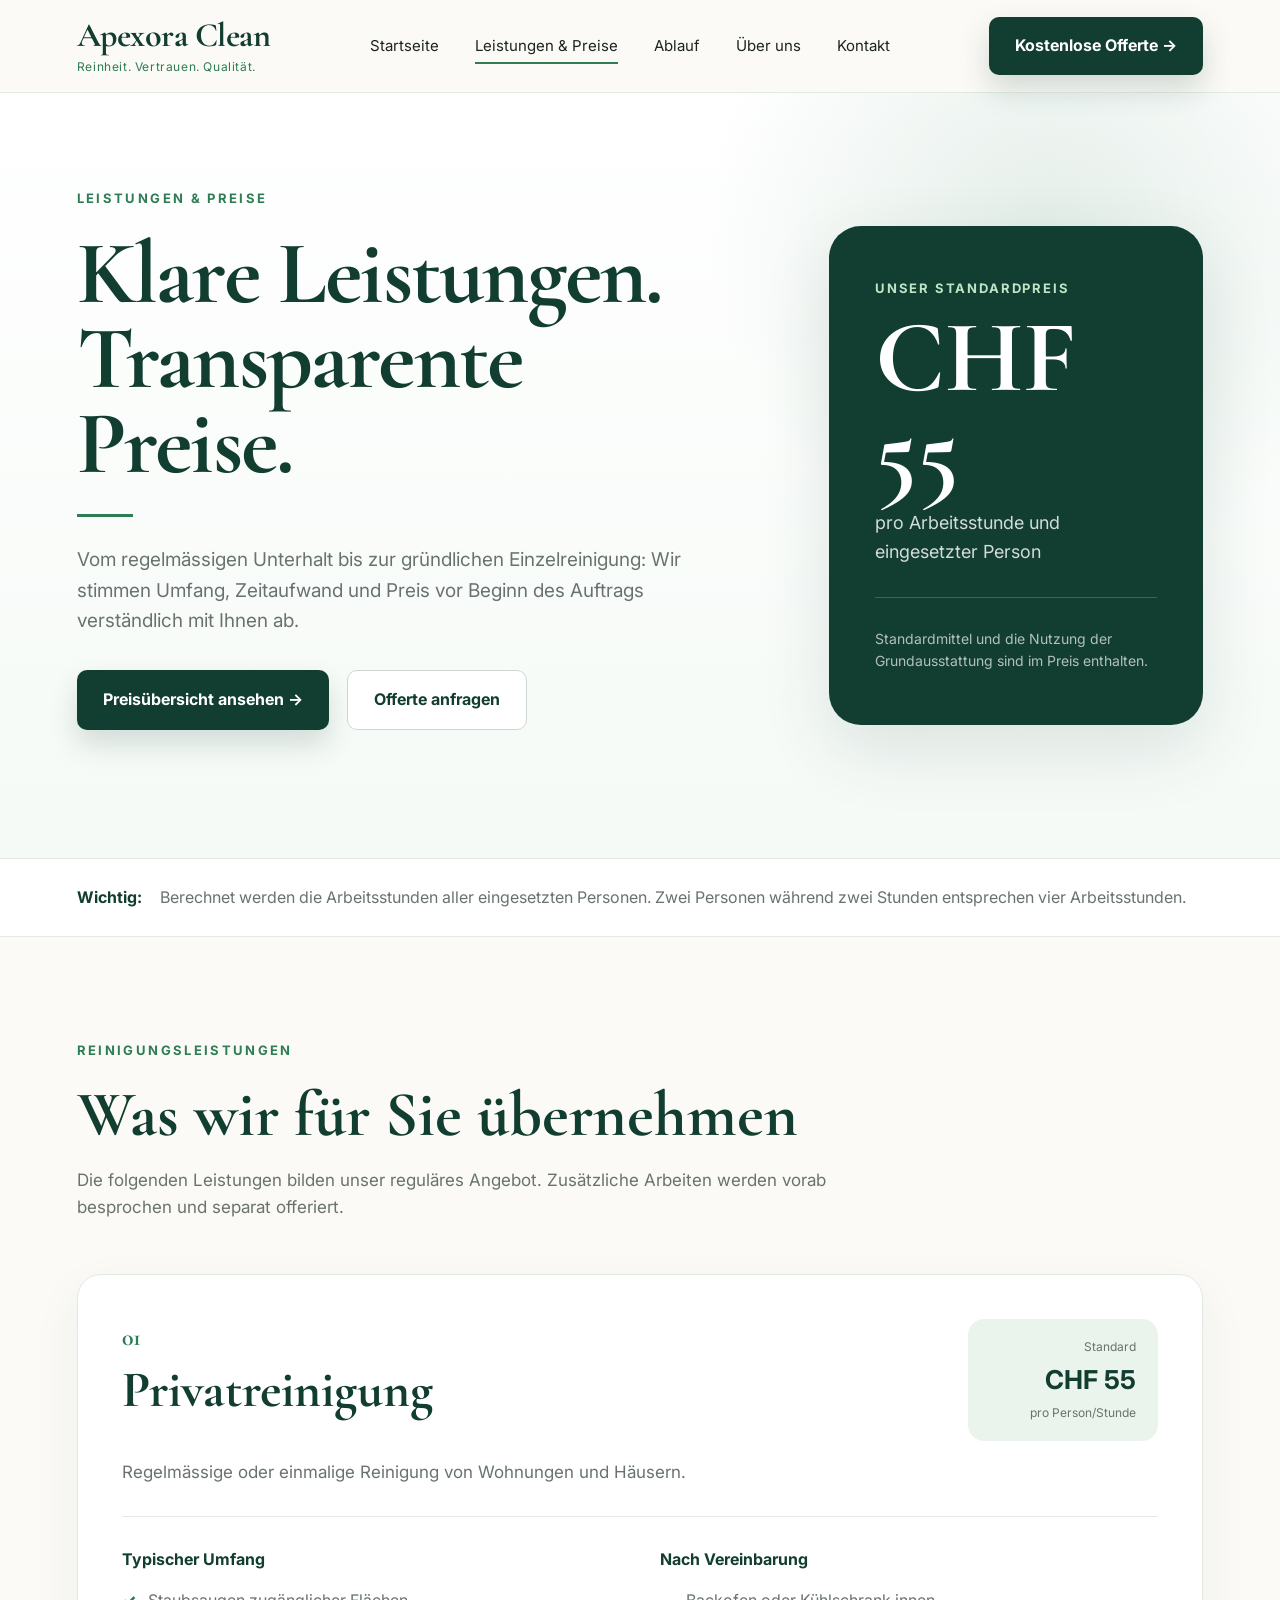
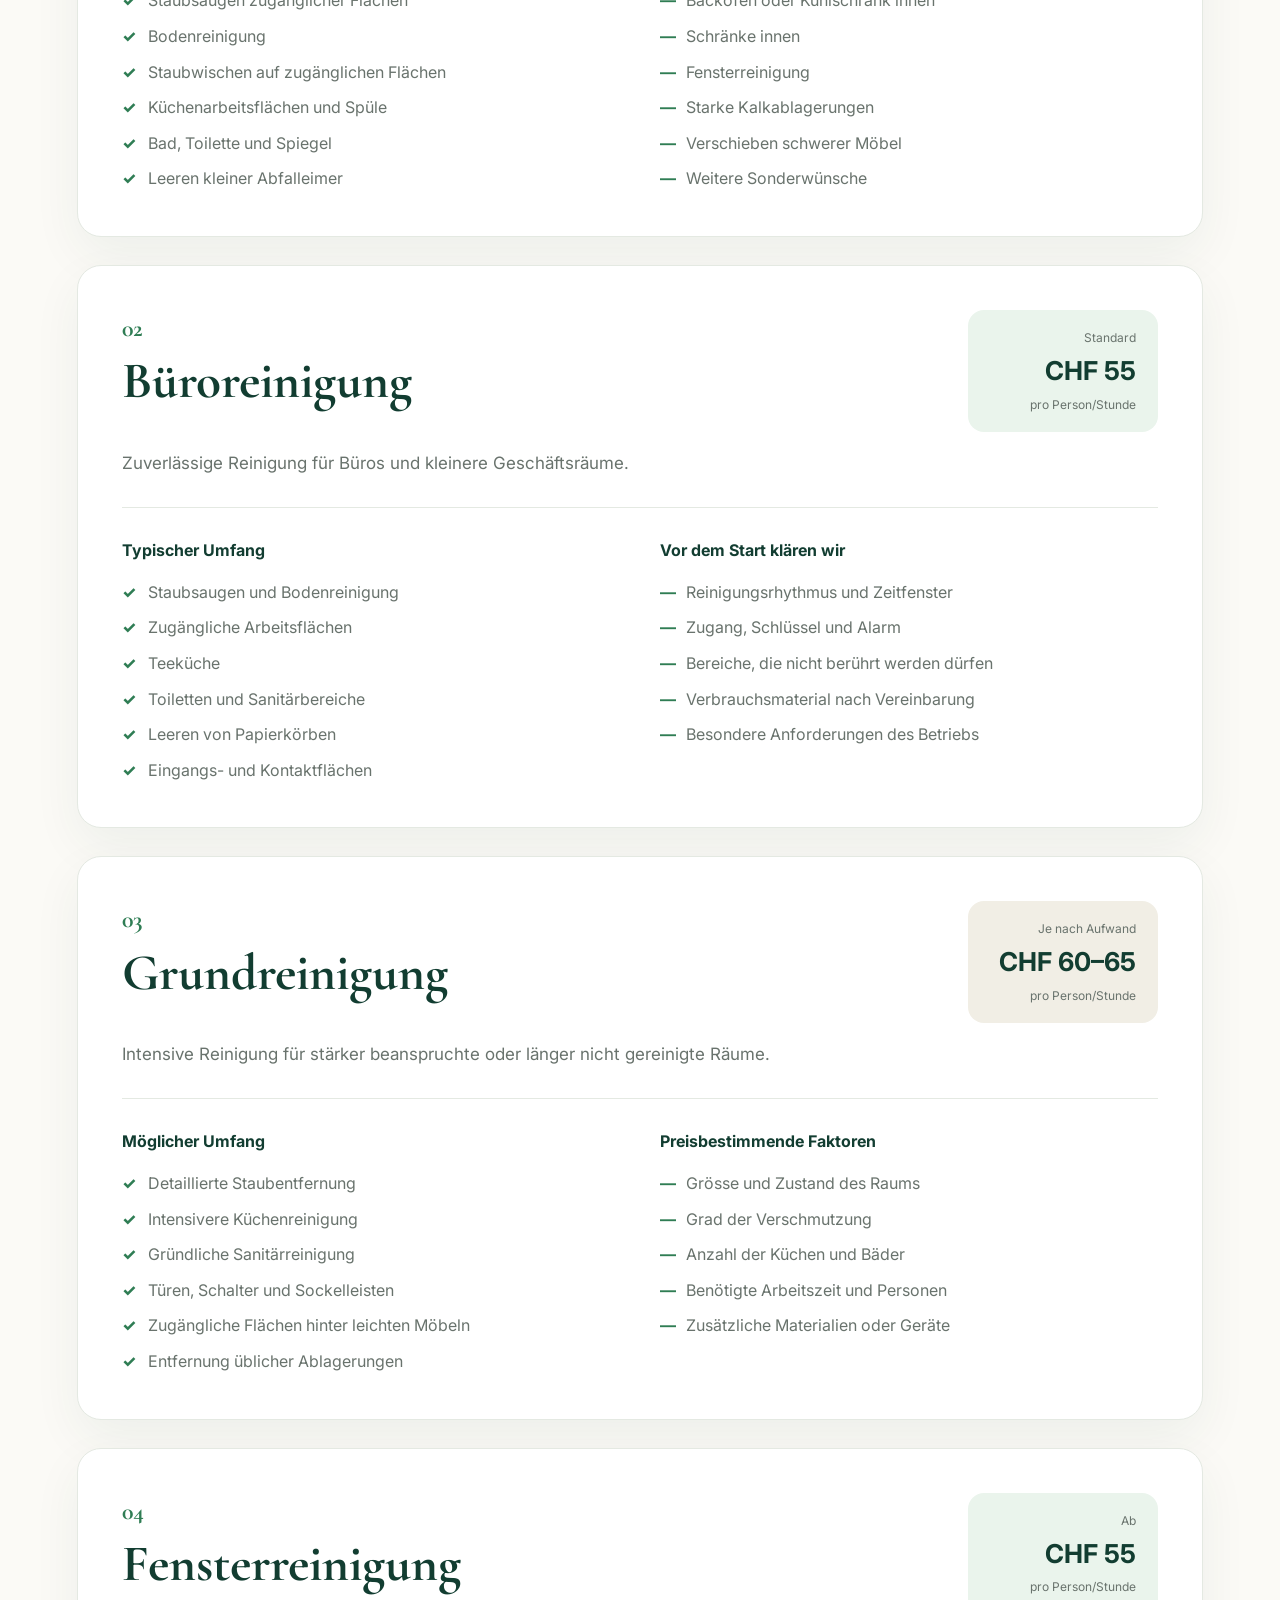
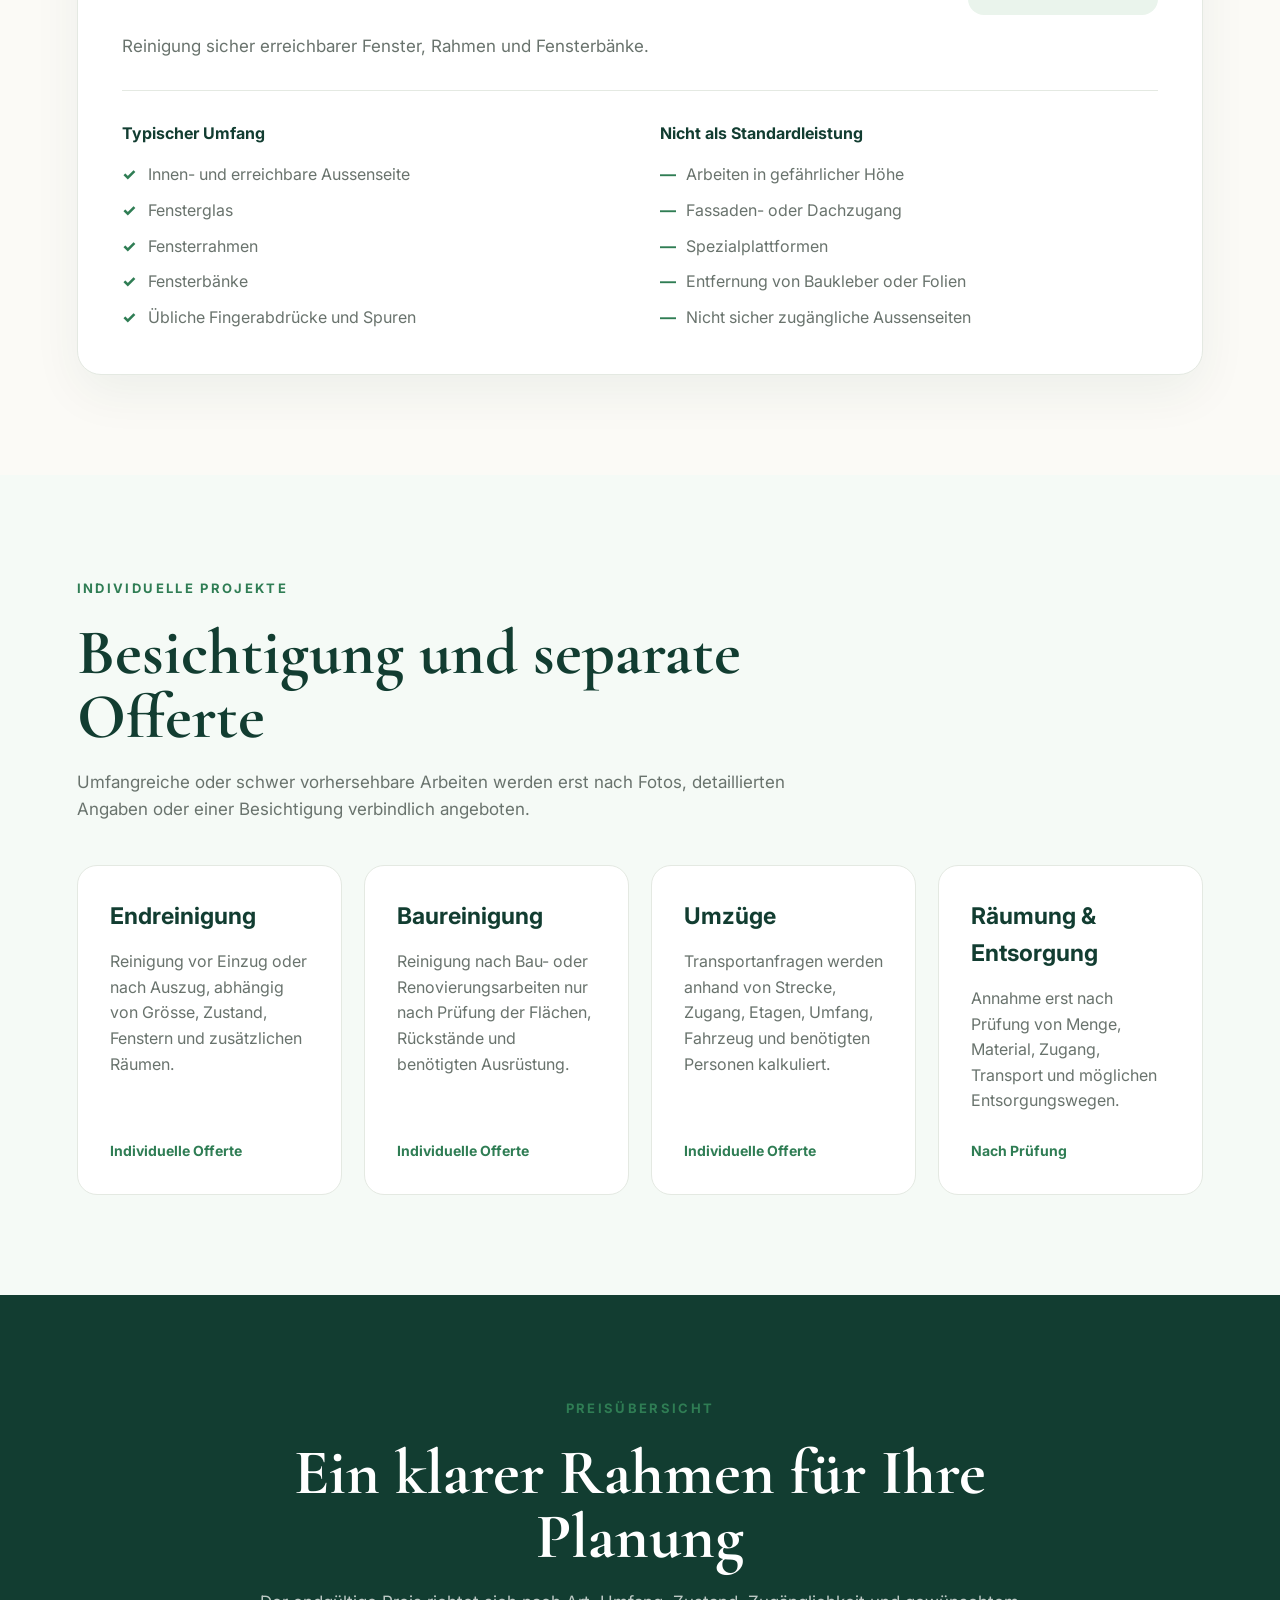
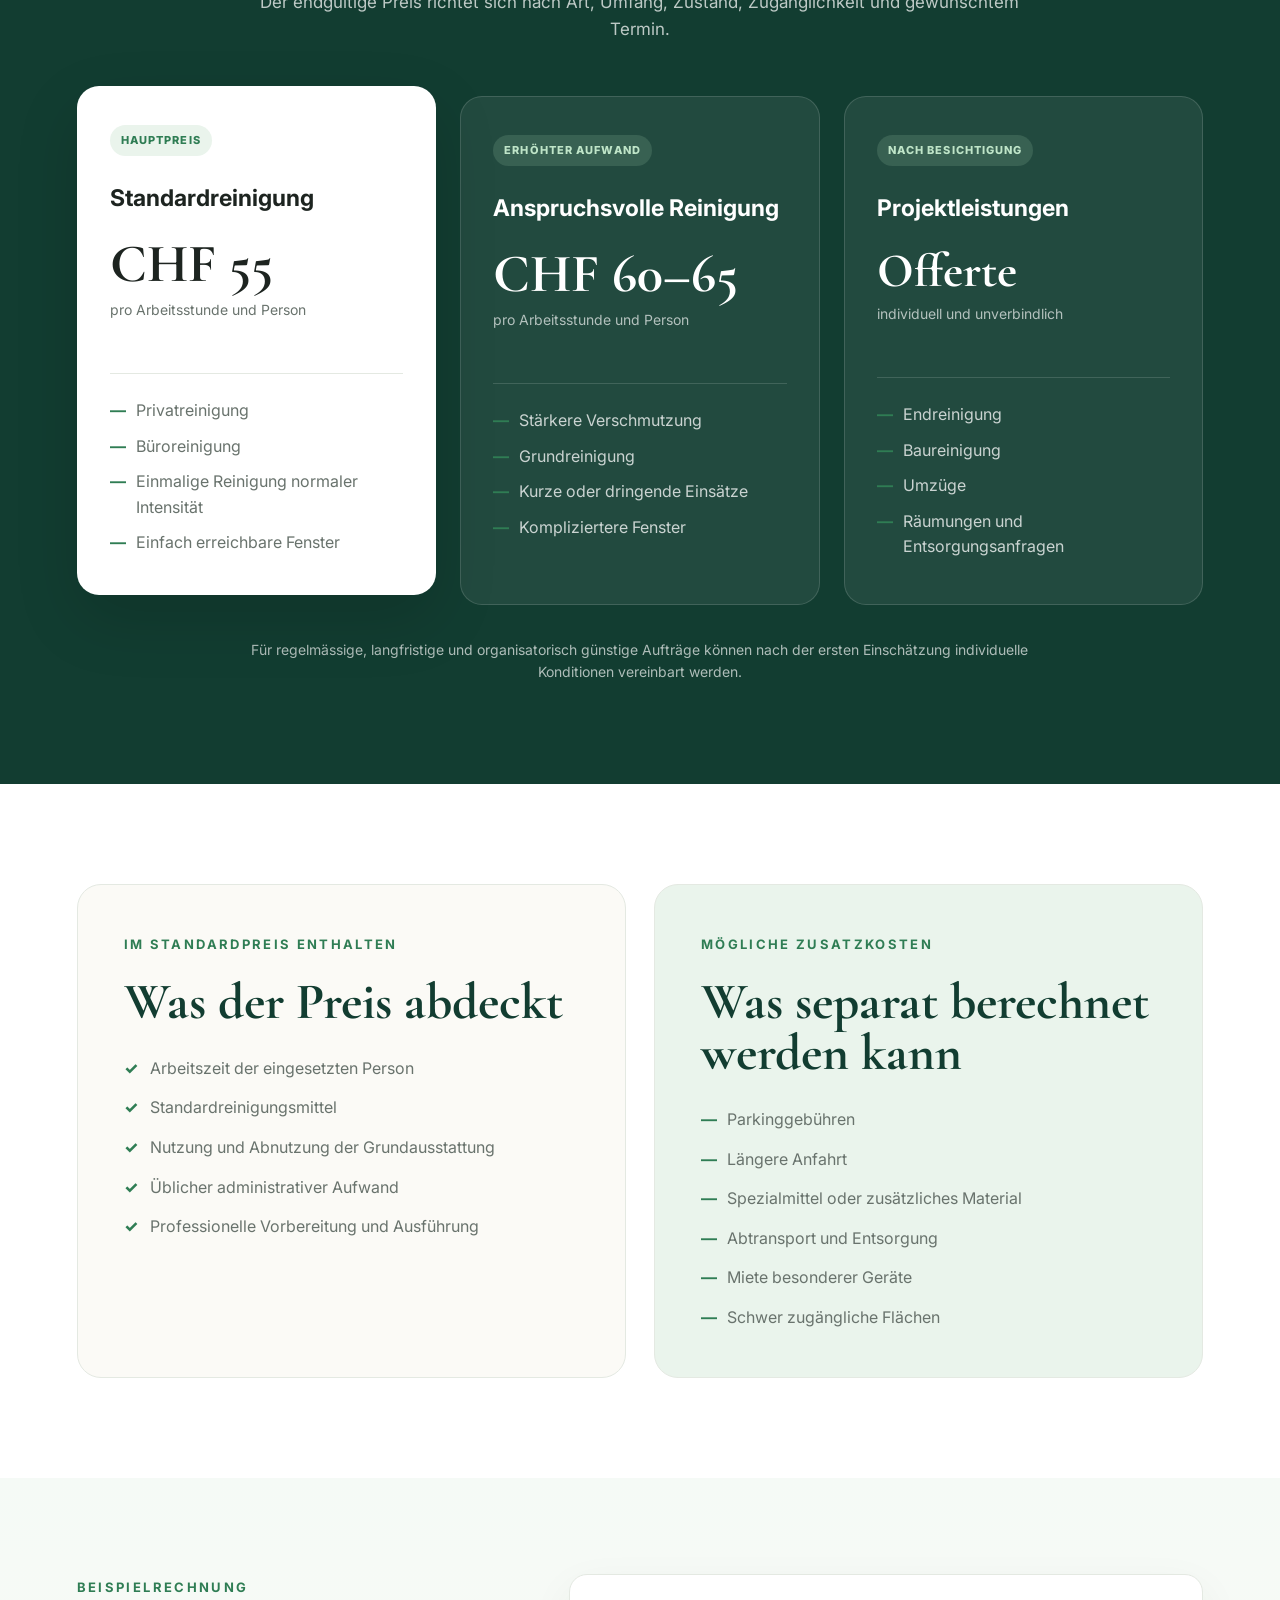
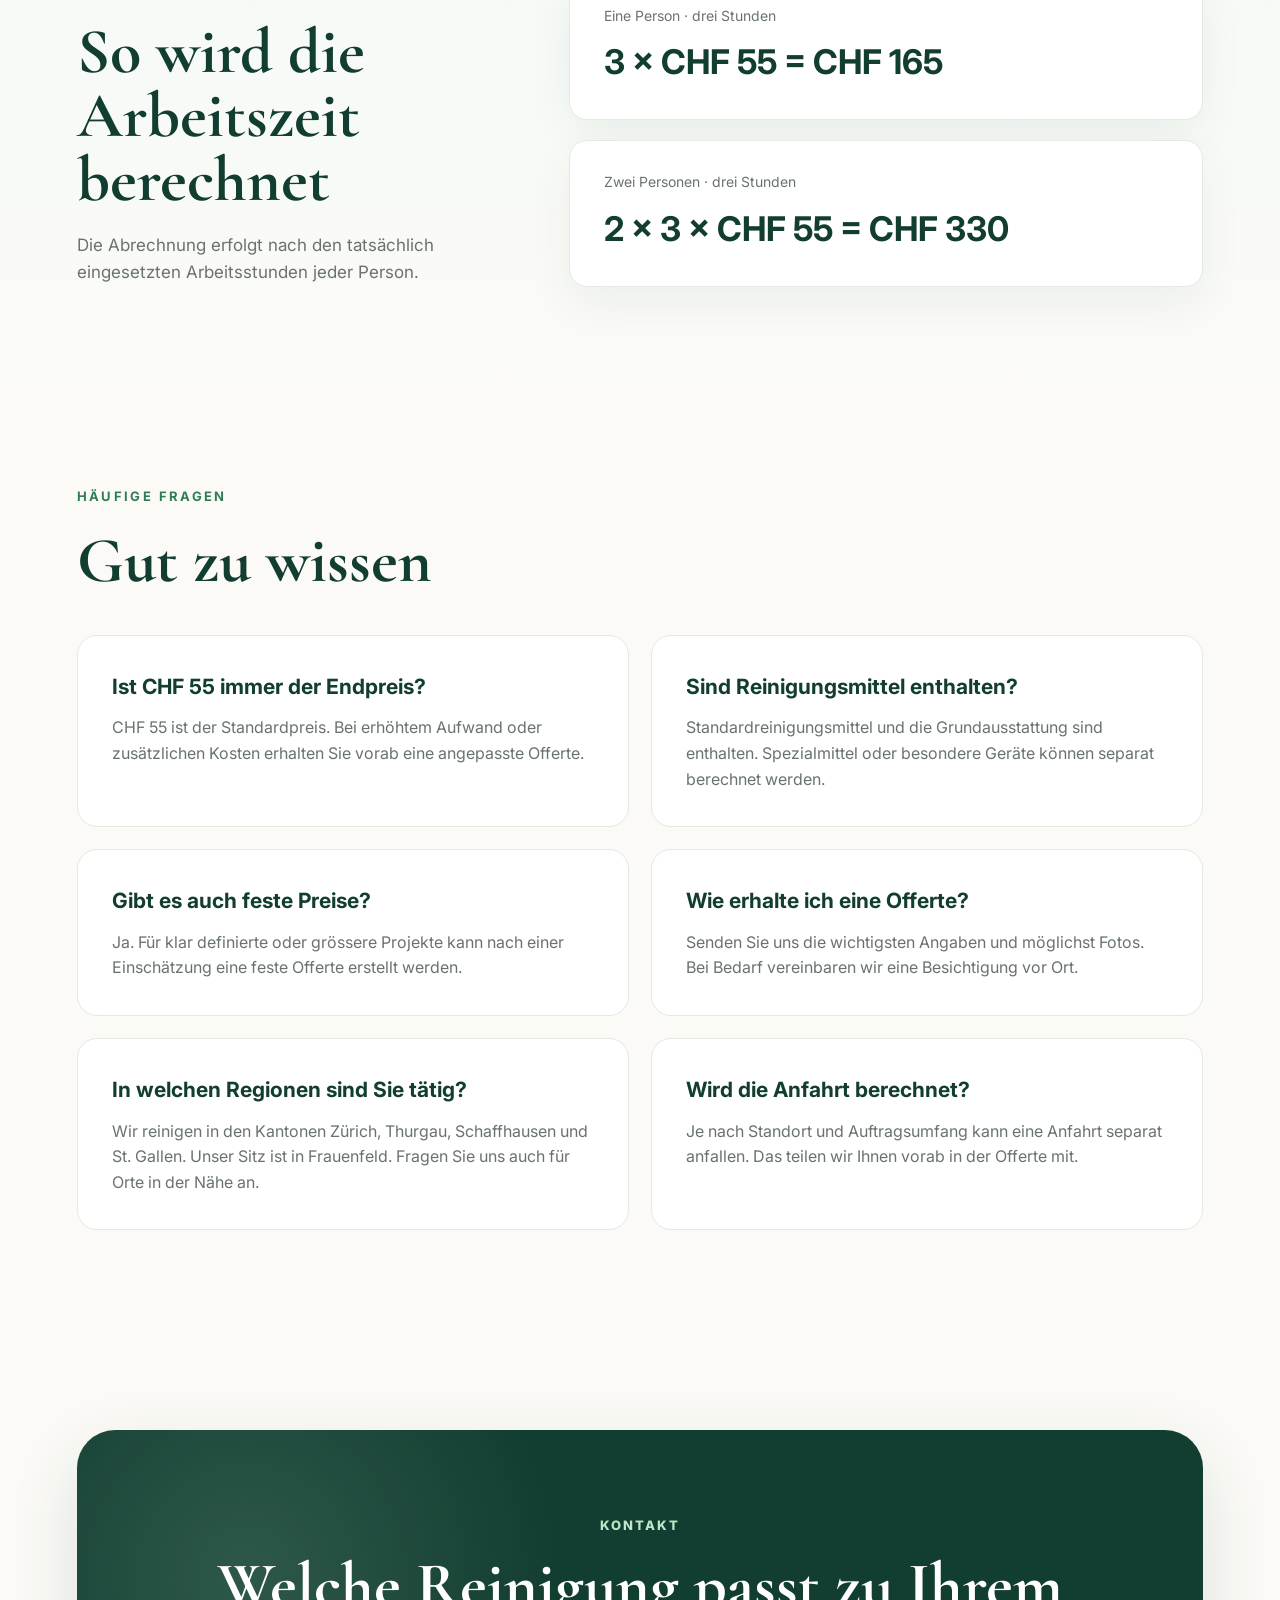
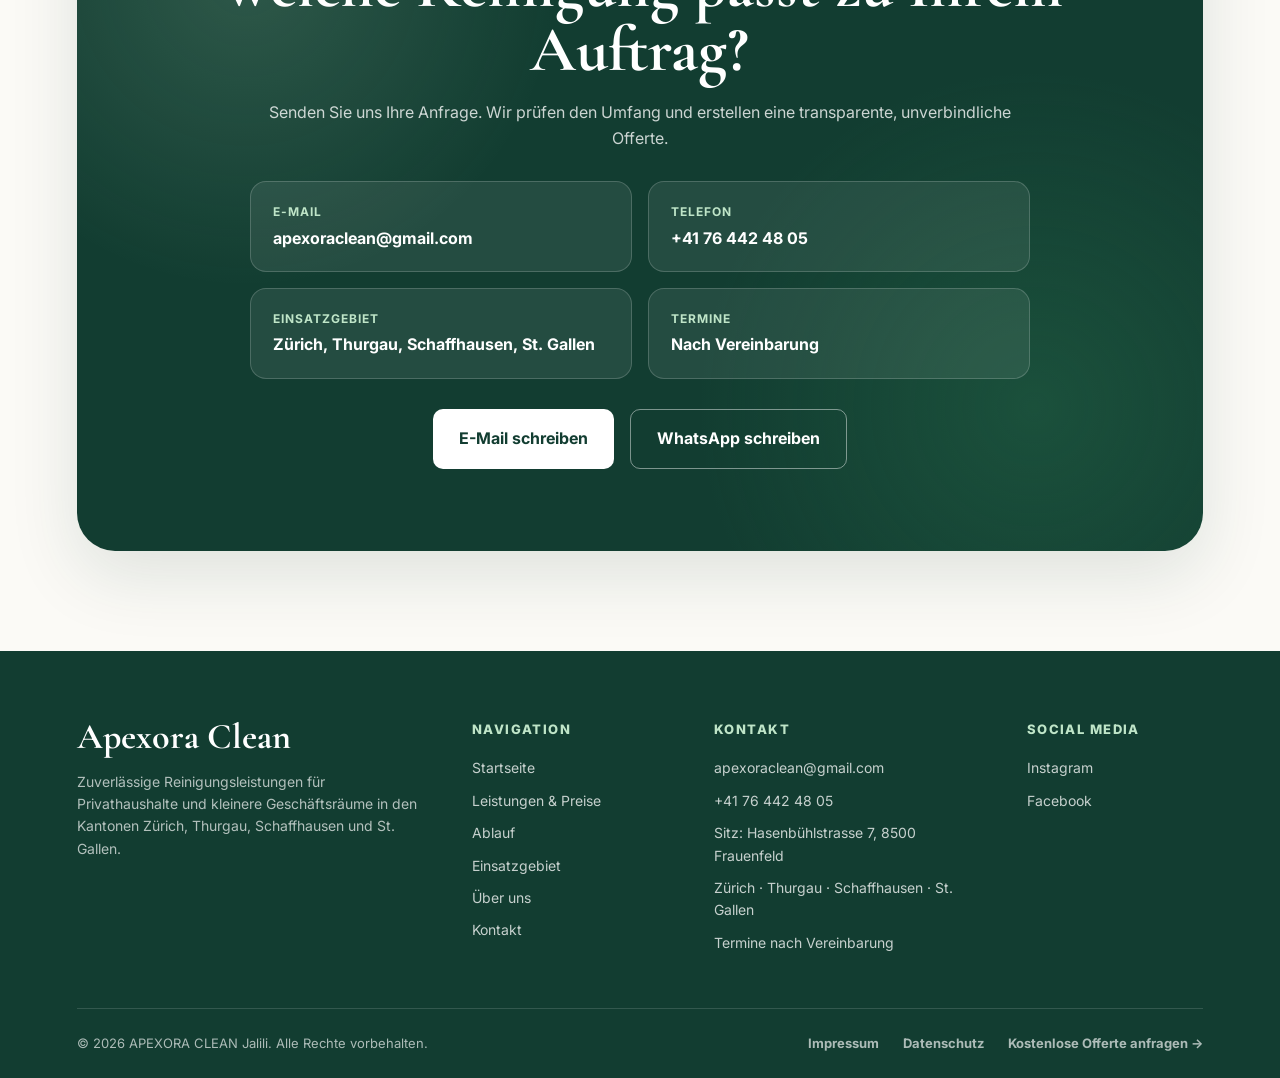
<file: leistungen.html>
<!DOCTYPE html>
<html lang="de">
<head>
  <meta charset="UTF-8">
  <meta name="viewport" content="width=device-width, initial-scale=1.0">
  <link rel="icon" type="image/svg+xml" href="favicon.svg">
  <link rel="icon" type="image/png" sizes="32x32" href="favicon-32.png">
  <link rel="icon" type="image/png" sizes="16x16" href="favicon-16.png">
  <link rel="apple-touch-icon" sizes="180x180" href="apple-touch-icon.png">


  <title>Reinigungsservice &amp; Preise | Apexora Clean</title>

  <meta
    name="description"
    content="Entdecken Sie Privatreinigung, Büroreinigung, Fensterreinigung und Grundreinigung in Zürich, Thurgau und Umgebung. Transparente Preise und individuelle Offerten."
  >
  <link rel="canonical" href="https://apexoraclean.com/leistungen.html">
  <meta name="theme-color" content="#123d31">

  <link rel="preconnect" href="https://fonts.googleapis.com">
  <link rel="preconnect" href="https://fonts.gstatic.com" crossorigin>
  <link
    rel="stylesheet"
    href="https://fonts.googleapis.com/css2?family=Cormorant+Garamond:wght@500;600;700&family=Inter:wght@400;500;600;700;800&display=swap"
  >
  <link rel="stylesheet" href="css/style.css">
</head>

<body>

<a class="skip-link" href="#main">Zum Inhalt springen</a>

<header class="header">
  <div class="container nav">

    <a href="index.html#start" class="brand" aria-label="Apexora Clean Startseite">
      <span>Apexora Clean</span>
      <small>Reinheit. Vertrauen. Qualität.</small>
    </a>

    <button
      class="menu-toggle"
      type="button"
      aria-label="Navigation öffnen"
      aria-controls="main-menu"
      aria-expanded="false"
    >
      <span></span>
      <span></span>
      <span></span>
    </button>

    <nav class="menu" id="main-menu" aria-label="Hauptnavigation">
      <a href="index.html#start">Startseite</a>
      <a href="leistungen.html" aria-current="page">Leistungen &amp; Preise</a>
      <a href="index.html#prozess">Ablauf</a>
      <a href="index.html#about">Über uns</a>
      <a href="#kontakt">Kontakt</a>
      <a href="#kontakt" class="mobile-nav-cta">Kostenlose Offerte</a>
    </nav>

    <a href="#kontakt" class="nav-btn">Kostenlose Offerte →</a>

  </div>
</header>

<main id="main">

  <section class="page-hero">
    <div class="container page-hero-grid">

      <div class="page-hero-text">
        <span class="eyebrow">Leistungen &amp; Preise</span>

        <h1>
          Klare Leistungen.<br>
          Transparente Preise.
        </h1>

        <p>
          Vom regelmässigen Unterhalt bis zur gründlichen Einzelreinigung:
          Wir stimmen Umfang, Zeitaufwand und Preis vor Beginn des Auftrags
          verständlich mit Ihnen ab.
        </p>

        <div class="hero-actions">
          <a href="#preisuebersicht" class="btn primary">
            Preisübersicht ansehen →
          </a>

          <a href="#kontakt" class="btn secondary">
            Offerte anfragen
          </a>
        </div>
      </div>

      <aside class="price-highlight" aria-label="Standardpreis">
        <span>Unser Standardpreis</span>
        <strong>CHF 55</strong>
        <p>pro Arbeitsstunde und eingesetzter Person</p>

        <div class="price-highlight-line"></div>

        <small>
          Standardmittel und die Nutzung der Grundausstattung
          sind im Preis enthalten.
        </small>
      </aside>

    </div>
  </section>

  <section class="billing-strip" aria-label="Hinweis zur Abrechnung">
    <div class="container billing-strip-inner">
      <strong>Wichtig:</strong>
      <p>
        Berechnet werden die Arbeitsstunden aller eingesetzten Personen.
        Zwei Personen während zwei Stunden entsprechen vier Arbeitsstunden.
      </p>
    </div>
  </section>

  <section class="service-details">
    <div class="container">

      <div class="section-heading">
        <span>Reinigungsleistungen</span>
        <h2>Was wir für Sie übernehmen</h2>
        <p>
          Die folgenden Leistungen bilden unser reguläres Angebot.
          Zusätzliche Arbeiten werden vorab besprochen und separat offeriert.
        </p>
      </div>

      <div class="detail-grid">

        <article class="service-detail-card" id="privatreinigung">
          <div class="detail-card-head">
            <div>
              <span class="service-number">01</span>
              <h3>Privatreinigung</h3>
            </div>
            <div class="price-tag">
              <small>Standard</small>
              <strong>CHF 55</strong>
              <span>pro Person/Stunde</span>
            </div>
          </div>

          <p class="detail-intro">
            Regelmässige oder einmalige Reinigung von Wohnungen und Häusern.
          </p>

          <div class="detail-columns">
            <div>
              <h4>Typischer Umfang</h4>
              <ul class="check-list">
                <li>Staubsaugen zugänglicher Flächen</li>
                <li>Bodenreinigung</li>
                <li>Staubwischen auf zugänglichen Flächen</li>
                <li>Küchenarbeitsflächen und Spüle</li>
                <li>Bad, Toilette und Spiegel</li>
                <li>Leeren kleiner Abfalleimer</li>
              </ul>
            </div>

            <div>
              <h4>Nach Vereinbarung</h4>
              <ul class="plain-list">
                <li>Backofen oder Kühlschrank innen</li>
                <li>Schränke innen</li>
                <li>Fensterreinigung</li>
                <li>Starke Kalkablagerungen</li>
                <li>Verschieben schwerer Möbel</li>
                <li>Weitere Sonderwünsche</li>
              </ul>
            </div>
          </div>
        </article>

        <article class="service-detail-card" id="bueroreinigung">
          <div class="detail-card-head">
            <div>
              <span class="service-number">02</span>
              <h3>Büroreinigung</h3>
            </div>
            <div class="price-tag">
              <small>Standard</small>
              <strong>CHF 55</strong>
              <span>pro Person/Stunde</span>
            </div>
          </div>

          <p class="detail-intro">
            Zuverlässige Reinigung für Büros und kleinere Geschäftsräume.
          </p>

          <div class="detail-columns">
            <div>
              <h4>Typischer Umfang</h4>
              <ul class="check-list">
                <li>Staubsaugen und Bodenreinigung</li>
                <li>Zugängliche Arbeitsflächen</li>
                <li>Teeküche</li>
                <li>Toiletten und Sanitärbereiche</li>
                <li>Leeren von Papierkörben</li>
                <li>Eingangs- und Kontaktflächen</li>
              </ul>
            </div>

            <div>
              <h4>Vor dem Start klären wir</h4>
              <ul class="plain-list">
                <li>Reinigungsrhythmus und Zeitfenster</li>
                <li>Zugang, Schlüssel und Alarm</li>
                <li>Bereiche, die nicht berührt werden dürfen</li>
                <li>Verbrauchsmaterial nach Vereinbarung</li>
                <li>Besondere Anforderungen des Betriebs</li>
              </ul>
            </div>
          </div>
        </article>

        <article class="service-detail-card" id="grundreinigung">
          <div class="detail-card-head">
            <div>
              <span class="service-number">03</span>
              <h3>Grundreinigung</h3>
            </div>
            <div class="price-tag price-tag-premium">
              <small>Je nach Aufwand</small>
              <strong>CHF 60–65</strong>
              <span>pro Person/Stunde</span>
            </div>
          </div>

          <p class="detail-intro">
            Intensive Reinigung für stärker beanspruchte oder länger nicht
            gereinigte Räume.
          </p>

          <div class="detail-columns">
            <div>
              <h4>Möglicher Umfang</h4>
              <ul class="check-list">
                <li>Detaillierte Staubentfernung</li>
                <li>Intensivere Küchenreinigung</li>
                <li>Gründliche Sanitärreinigung</li>
                <li>Türen, Schalter und Sockelleisten</li>
                <li>Zugängliche Flächen hinter leichten Möbeln</li>
                <li>Entfernung üblicher Ablagerungen</li>
              </ul>
            </div>

            <div>
              <h4>Preisbestimmende Faktoren</h4>
              <ul class="plain-list">
                <li>Grösse und Zustand des Raums</li>
                <li>Grad der Verschmutzung</li>
                <li>Anzahl der Küchen und Bäder</li>
                <li>Benötigte Arbeitszeit und Personen</li>
                <li>Zusätzliche Materialien oder Geräte</li>
              </ul>
            </div>
          </div>
        </article>

        <article class="service-detail-card" id="fensterreinigung">
          <div class="detail-card-head">
            <div>
              <span class="service-number">04</span>
              <h3>Fensterreinigung</h3>
            </div>
            <div class="price-tag">
              <small>Ab</small>
              <strong>CHF 55</strong>
              <span>pro Person/Stunde</span>
            </div>
          </div>

          <p class="detail-intro">
            Reinigung sicher erreichbarer Fenster, Rahmen und Fensterbänke.
          </p>

          <div class="detail-columns">
            <div>
              <h4>Typischer Umfang</h4>
              <ul class="check-list">
                <li>Innen- und erreichbare Aussenseite</li>
                <li>Fensterglas</li>
                <li>Fensterrahmen</li>
                <li>Fensterbänke</li>
                <li>Übliche Fingerabdrücke und Spuren</li>
              </ul>
            </div>

            <div>
              <h4>Nicht als Standardleistung</h4>
              <ul class="plain-list">
                <li>Arbeiten in gefährlicher Höhe</li>
                <li>Fassaden- oder Dachzugang</li>
                <li>Spezialplattformen</li>
                <li>Entfernung von Baukleber oder Folien</li>
                <li>Nicht sicher zugängliche Aussenseiten</li>
              </ul>
            </div>
          </div>
        </article>

      </div>

    </div>
  </section>

  <section class="project-services">
    <div class="container">

      <div class="section-heading compact-heading">
        <span>Individuelle Projekte</span>
        <h2>Besichtigung und separate Offerte</h2>
        <p>
          Umfangreiche oder schwer vorhersehbare Arbeiten werden erst nach
          Fotos, detaillierten Angaben oder einer Besichtigung verbindlich angeboten.
        </p>
      </div>

      <div class="project-grid">

        <article class="project-card">
          <h3>Endreinigung</h3>
          <p>
            Reinigung vor Einzug oder nach Auszug, abhängig von Grösse,
            Zustand, Fenstern und zusätzlichen Räumen.
          </p>
          <strong>Individuelle Offerte</strong>
        </article>

        <article class="project-card">
          <h3>Baureinigung</h3>
          <p>
            Reinigung nach Bau- oder Renovierungsarbeiten nur nach Prüfung
            der Flächen, Rückstände und benötigten Ausrüstung.
          </p>
          <strong>Individuelle Offerte</strong>
        </article>

        <article class="project-card">
          <h3>Umzüge</h3>
          <p>
            Transportanfragen werden anhand von Strecke, Zugang, Etagen,
            Umfang, Fahrzeug und benötigten Personen kalkuliert.
          </p>
          <strong>Individuelle Offerte</strong>
        </article>

        <article class="project-card">
          <h3>Räumung &amp; Entsorgung</h3>
          <p>
            Annahme erst nach Prüfung von Menge, Material, Zugang,
            Transport und möglichen Entsorgungswegen.
          </p>
          <strong>Nach Prüfung</strong>
        </article>

      </div>

    </div>
  </section>

  <section class="pricing-overview" id="preisuebersicht">
    <div class="container">

      <div class="section-heading center-light">
        <span>Preisübersicht</span>
        <h2>Ein klarer Rahmen für Ihre Planung</h2>
        <p>
          Der endgültige Preis richtet sich nach Art, Umfang, Zustand,
          Zugänglichkeit und gewünschtem Termin.
        </p>
      </div>

      <div class="pricing-grid">

        <article class="pricing-card featured-pricing">
          <span class="pricing-label">Hauptpreis</span>
          <h3>Standardreinigung</h3>
          <strong class="pricing-value">CHF 55</strong>
          <p class="pricing-unit">pro Arbeitsstunde und Person</p>

          <ul class="pricing-list">
            <li>Privatreinigung</li>
            <li>Büroreinigung</li>
            <li>Einmalige Reinigung normaler Intensität</li>
            <li>Einfach erreichbare Fenster</li>
          </ul>
        </article>

        <article class="pricing-card">
          <span class="pricing-label">Erhöhter Aufwand</span>
          <h3>Anspruchsvolle Reinigung</h3>
          <strong class="pricing-value">CHF 60–65</strong>
          <p class="pricing-unit">pro Arbeitsstunde und Person</p>

          <ul class="pricing-list">
            <li>Stärkere Verschmutzung</li>
            <li>Grundreinigung</li>
            <li>Kurze oder dringende Einsätze</li>
            <li>Kompliziertere Fenster</li>
          </ul>
        </article>

        <article class="pricing-card">
          <span class="pricing-label">Nach Besichtigung</span>
          <h3>Projektleistungen</h3>
          <strong class="pricing-value pricing-text-value">Offerte</strong>
          <p class="pricing-unit">individuell und unverbindlich</p>

          <ul class="pricing-list">
            <li>Endreinigung</li>
            <li>Baureinigung</li>
            <li>Umzüge</li>
            <li>Räumungen und Entsorgungsanfragen</li>
          </ul>
        </article>

      </div>

      <p class="pricing-footnote">
        Für regelmässige, langfristige und organisatorisch günstige Aufträge
        können nach der ersten Einschätzung individuelle Konditionen vereinbart werden.
      </p>

    </div>
  </section>

  <section class="price-info">
    <div class="container price-info-grid">

      <article class="info-card">
        <span>Im Standardpreis enthalten</span>
        <h2>Was der Preis abdeckt</h2>

        <ul class="check-list large-list">
          <li>Arbeitszeit der eingesetzten Person</li>
          <li>Standardreinigungsmittel</li>
          <li>Nutzung und Abnutzung der Grundausstattung</li>
          <li>Üblicher administrativer Aufwand</li>
          <li>Professionelle Vorbereitung und Ausführung</li>
        </ul>
      </article>

      <article class="info-card info-card-soft">
        <span>Mögliche Zusatzkosten</span>
        <h2>Was separat berechnet werden kann</h2>

        <ul class="plain-list large-list">
          <li>Parkinggebühren</li>
          <li>Längere Anfahrt</li>
          <li>Spezialmittel oder zusätzliches Material</li>
          <li>Abtransport und Entsorgung</li>
          <li>Miete besonderer Geräte</li>
          <li>Schwer zugängliche Flächen</li>
        </ul>
      </article>

    </div>
  </section>

  <section class="calculation">
    <div class="container calculation-grid">

      <div class="calculation-text">
        <span>Beispielrechnung</span>
        <h2>So wird die Arbeitszeit berechnet</h2>
        <p>
          Die Abrechnung erfolgt nach den tatsächlich eingesetzten
          Arbeitsstunden jeder Person.
        </p>
      </div>

      <div class="calculation-examples">

        <div class="calculation-card">
          <span>Eine Person · drei Stunden</span>
          <strong>3 × CHF 55 = CHF 165</strong>
        </div>

        <div class="calculation-card">
          <span>Zwei Personen · drei Stunden</span>
          <strong>2 × 3 × CHF 55 = CHF 330</strong>
        </div>

      </div>

    </div>
  </section>

  <section class="faq-section">
    <div class="container">

      <div class="section-heading compact-heading">
        <span>Häufige Fragen</span>
        <h2>Gut zu wissen</h2>
      </div>

      <div class="faq-grid">

        <article class="faq-card">
          <h3>Ist CHF 55 immer der Endpreis?</h3>
          <p>
            CHF 55 ist der Standardpreis. Bei erhöhtem Aufwand oder
            zusätzlichen Kosten erhalten Sie vorab eine angepasste Offerte.
          </p>
        </article>

        <article class="faq-card">
          <h3>Sind Reinigungsmittel enthalten?</h3>
          <p>
            Standardreinigungsmittel und die Grundausstattung sind enthalten.
            Spezialmittel oder besondere Geräte können separat berechnet werden.
          </p>
        </article>

        <article class="faq-card">
          <h3>Gibt es auch feste Preise?</h3>
          <p>
            Ja. Für klar definierte oder grössere Projekte kann nach einer
            Einschätzung eine feste Offerte erstellt werden.
          </p>
        </article>

        <article class="faq-card">
          <h3>Wie erhalte ich eine Offerte?</h3>
          <p>
            Senden Sie uns die wichtigsten Angaben und möglichst Fotos.
            Bei Bedarf vereinbaren wir eine Besichtigung vor Ort.
          </p>
        </article>

        <article class="faq-card">
          <h3>In welchen Regionen sind Sie tätig?</h3>
          <p>
            Wir reinigen in den Kantonen Zürich, Thurgau, Schaffhausen und
            St. Gallen. Unser Sitz ist in Frauenfeld. Fragen Sie uns auch
            für Orte in der Nähe an.
          </p>
        </article>

        <article class="faq-card">
          <h3>Wird die Anfahrt berechnet?</h3>
          <p>
            Je nach Standort und Auftragsumfang kann eine Anfahrt separat
            anfallen. Das teilen wir Ihnen vorab in der Offerte mit.
          </p>
        </article>

      </div>

    </div>
  </section>

  <section class="contact" id="kontakt">
    <div class="container contact-box">

      <span class="contact-kicker">Kontakt</span>

      <h2>Welche Reinigung passt zu Ihrem Auftrag?</h2>

      <p>
        Senden Sie uns Ihre Anfrage. Wir prüfen den Umfang und erstellen
        eine transparente, unverbindliche Offerte.
      </p>

      <div class="contact-details" aria-label="Kontaktdaten">
        <a class="contact-detail" href="mailto:apexoraclean@gmail.com">
          <small>E-Mail</small>
          <strong>apexoraclean@gmail.com</strong>
        </a>

        <a class="contact-detail" href="tel:+41764424805">
          <small>Telefon</small>
          <strong>+41 76 442 48 05</strong>
        </a>

        <div class="contact-detail">
          <small>Einsatzgebiet</small>
          <strong>Zürich, Thurgau, Schaffhausen, St. Gallen</strong>
        </div>

        <div class="contact-detail">
          <small>Termine</small>
          <strong>Nach Vereinbarung</strong>
        </div>
      </div>

      <div class="contact-actions">
        <a
          href="mailto:apexoraclean@gmail.com?subject=Anfrage%20f%C3%BCr%20eine%20Offerte"
          class="btn contact-primary"
        >
          E-Mail schreiben
        </a>

        <a
          href="https://wa.me/41764424805?text=Guten%20Tag%2C%20ich%20interessiere%20mich%20f%C3%BCr%20eine%20Offerte%20von%20Apexora%20Clean."
          class="btn contact-secondary"
          target="_blank"
          rel="noopener noreferrer"
        >
          WhatsApp schreiben
        </a>
      </div>

    </div>
  </section>

</main>

<footer class="footer">
  <div class="container footer-main">

    <div class="footer-brand">
      <a href="index.html#start" class="footer-logo">Apexora Clean</a>
      <p>
        Zuverlässige Reinigungsleistungen für Privathaushalte und kleinere
        Geschäftsräume in den Kantonen Zürich, Thurgau, Schaffhausen
        und St. Gallen.
      </p>
    </div>

    <div class="footer-column">
      <h3>Navigation</h3>
      <a href="index.html#start">Startseite</a>
      <a href="leistungen.html">Leistungen &amp; Preise</a>
      <a href="index.html#prozess">Ablauf</a>
      <a href="index.html#einsatzgebiet">Einsatzgebiet</a>
      <a href="index.html#about">Über uns</a>
      <a href="index.html#kontakt">Kontakt</a>
    </div>

    <div class="footer-column">
      <h3>Kontakt</h3>
      <a href="mailto:apexoraclean@gmail.com">apexoraclean@gmail.com</a>
      <a href="tel:+41764424805">+41 76 442 48 05</a>
      <span>Sitz: Hasenbühlstrasse 7, 8500 Frauenfeld</span>
      <span>Zürich · Thurgau · Schaffhausen · St. Gallen</span>
      <span>Termine nach Vereinbarung</span>
    </div>

    <div class="footer-column">
      <h3>Social Media</h3>
      <a
        href="https://www.instagram.com/apexoraclean/"
        target="_blank"
        rel="noopener noreferrer"
      >
        Instagram
      </a>
      <a
        href="https://www.facebook.com/profile.php?id=61560165885772"
        target="_blank"
        rel="noopener noreferrer"
      >
        Facebook
      </a>
    </div>

  </div>

  <div class="container footer-bottom">
    <p>© 2026 APEXORA CLEAN Jalili. Alle Rechte vorbehalten.</p>

    <div class="footer-legal">
      <a href="impressum.html">Impressum</a>
      <a href="datenschutz.html">Datenschutz</a>
      <a href="index.html#kontakt">Kostenlose Offerte anfragen →</a>
    </div>
  </div>
</footer>

<script src="js/app.js"></script>

</body>
</html>
</file>
<file: css/style.css>
:root {
  --green-dark: #123d31;
  --green-main: #2f7d54;
  --green-soft: #eaf4ec;
  --green-pale: #f5faf6;
  --cream: #fbfaf6;
  --text: #1d2420;
  --muted: #69736d;
  --line: #e4e9e2;
  --white: #ffffff;
  --shadow: 0 24px 70px rgba(18, 61, 49, 0.12);
}

* {
  margin: 0;
  padding: 0;
  box-sizing: border-box;
}

html {
  scroll-behavior: smooth;
  scroll-padding-top: 110px;
}

body {
  min-width: 320px;
  font-family: "Inter", Arial, sans-serif;
  background: var(--cream);
  color: var(--text);
  line-height: 1.6;
}

body.menu-open {
  overflow: hidden;
}

img {
  max-width: 100%;
  display: block;
}

a {
  color: inherit;
  text-decoration: none;
}

button,
a {
  -webkit-tap-highlight-color: transparent;
}

a:focus-visible,
button:focus-visible {
  outline: 3px solid rgba(47, 125, 84, 0.45);
  outline-offset: 4px;
}

.container {
  width: min(1320px, 88%);
  margin: 0 auto;
}

.skip-link {
  position: absolute;
  top: -80px;
  left: 16px;
  z-index: 200;
  padding: 12px 18px;
  border-radius: 10px;
  background: var(--green-dark);
  color: var(--white);
  font-weight: 700;
  transition: top 0.2s ease;
}

.skip-link:focus {
  top: 12px;
}

/* HEADER */

.header {
  position: sticky;
  top: 0;
  z-index: 100;
  background: rgba(251, 250, 246, 0.94);
  backdrop-filter: blur(16px);
  border-bottom: 1px solid var(--line);
}

.nav {
  position: relative;
  min-height: 92px;
  display: flex;
  align-items: center;
  justify-content: space-between;
  gap: 32px;
}

.brand {
  display: flex;
  flex-direction: column;
  flex-shrink: 0;
  line-height: 1;
}

.brand span {
  font-family: "Cormorant Garamond", serif;
  font-size: 34px;
  font-weight: 700;
  color: var(--green-dark);
  letter-spacing: -0.5px;
}

.brand small {
  margin-top: 8px;
  font-size: 12px;
  color: var(--green-main);
  letter-spacing: 0.05em;
}

.menu {
  display: flex;
  align-items: center;
  gap: 36px;
  font-size: 15px;
  color: var(--text);
}

.menu a {
  position: relative;
  padding: 8px 0;
}

.menu a::after {
  content: "";
  position: absolute;
  left: 0;
  bottom: 2px;
  width: 0;
  height: 2px;
  background: var(--green-main);
  transition: width 0.25s ease;
}

.menu a:hover::after,
.menu a[aria-current="page"]::after {
  width: 100%;
}

.mobile-nav-cta {
  display: none;
}

.nav-btn {
  flex-shrink: 0;
  padding: 16px 26px;
  border-radius: 10px;
  background: var(--green-dark);
  color: var(--white);
  font-weight: 700;
  box-shadow: 0 14px 30px rgba(18, 61, 49, 0.18);
  transition:
    transform 0.25s ease,
    background 0.25s ease;
}

.nav-btn:hover {
  transform: translateY(-2px);
  background: var(--green-main);
}

.menu-toggle {
  display: none;
  width: 46px;
  height: 46px;
  padding: 10px;
  border: 1px solid var(--line);
  border-radius: 10px;
  background: var(--white);
  cursor: pointer;
}

.menu-toggle span {
  display: block;
  width: 100%;
  height: 2px;
  margin: 5px 0;
  border-radius: 999px;
  background: var(--green-dark);
  transition:
    transform 0.25s ease,
    opacity 0.25s ease;
}

/* SHARED */

.eyebrow,
.section-title span,
.about-text span,
.section-heading > span,
.info-card > span,
.calculation-text > span {
  display: inline-block;
  margin-bottom: 22px;
  color: var(--green-main);
  font-size: 13px;
  font-weight: 700;
  letter-spacing: 0.18em;
  text-transform: uppercase;
}

.btn {
  display: inline-flex;
  align-items: center;
  justify-content: center;
  min-height: 56px;
  padding: 16px 26px;
  border-radius: 10px;
  font-weight: 700;
  text-align: center;
  transition:
    transform 0.25s ease,
    background 0.25s ease,
    border-color 0.25s ease,
    color 0.25s ease;
}

.btn:hover {
  transform: translateY(-2px);
}

.primary {
  background: var(--green-dark);
  color: var(--white);
  box-shadow: 0 14px 28px rgba(18, 61, 49, 0.16);
}

.primary:hover {
  background: var(--green-main);
}

.secondary {
  border: 1px solid #cfd8cf;
  background: var(--white);
  color: var(--green-dark);
}

.secondary:hover {
  border-color: var(--green-main);
}

.inline-link {
  display: inline-flex;
  margin-top: 30px;
  color: var(--green-dark);
  font-weight: 700;
  transition:
    color 0.25s ease,
    transform 0.25s ease;
}

.inline-link:hover {
  color: var(--green-main);
  transform: translateX(4px);
}

.section-heading {
  max-width: 780px;
  margin-bottom: 52px;
}

.section-heading h2,
.info-card h2,
.calculation-text h2 {
  margin-bottom: 20px;
  font-family: "Cormorant Garamond", serif;
  font-size: clamp(44px, 5vw, 72px);
  line-height: 1;
  color: var(--green-dark);
}

.section-heading p,
.calculation-text p {
  color: var(--muted);
  font-size: 17px;
}

.compact-heading {
  margin-bottom: 42px;
}

.center-light {
  margin-right: auto;
  margin-left: auto;
  text-align: center;
}

.center-light h2 {
  color: var(--white);
}

.center-light p {
  color: rgba(255, 255, 255, 0.72);
}

/* HOMEPAGE HERO */

.hero {
  position: relative;
  overflow: hidden;
  background:
    radial-gradient(
      circle at 8% 70%,
      rgba(47, 125, 84, 0.08),
      transparent 28%
    ),
    linear-gradient(180deg, #ffffff 0%, var(--cream) 100%);
  border-bottom: 1px solid var(--line);
}

.hero-grid {
  min-height: 680px;
  display: grid;
  grid-template-columns: 0.95fr 1.05fr;
  align-items: center;
  gap: 70px;
  padding: 70px 0;
}

.hero h1,
.page-hero h1 {
  margin-bottom: 28px;
  font-family: "Cormorant Garamond", serif;
  font-size: clamp(56px, 7vw, 96px);
  line-height: 0.95;
  font-weight: 700;
  color: var(--green-dark);
  letter-spacing: -1.8px;
}

.hero h1::after,
.page-hero h1::after {
  content: "";
  display: block;
  width: 56px;
  height: 3px;
  margin-top: 28px;
  background: var(--green-main);
}

.hero p,
.page-hero-text > p {
  max-width: 620px;
  margin-bottom: 34px;
  color: var(--muted);
  font-size: 19px;
}

.hero-actions {
  display: flex;
  flex-wrap: wrap;
  gap: 18px;
  margin-bottom: 36px;
}

.trust-row {
  display: flex;
  flex-wrap: wrap;
  gap: 22px;
  color: var(--green-dark);
  font-size: 15px;
}

.hero-visual {
  min-height: 520px;
  border-radius: 120px 0 0 120px;
  background:
    linear-gradient(
      rgba(18, 61, 49, 0.08),
      rgba(18, 61, 49, 0.08)
    ),
    url("../slike/logo.png");
  background-color: var(--green-soft);
  background-size: cover;
  background-position: center;
  box-shadow: var(--shadow);
}

/* VALUES */

.values {
  background: var(--white);
  border-bottom: 1px solid var(--line);
}

.values-grid {
  display: grid;
  grid-template-columns: repeat(4, 1fr);
}

.value-card {
  padding: 38px 34px;
  border-right: 1px solid var(--line);
}

.value-card:last-child {
  border-right: none;
}

.values h3 {
  margin-bottom: 8px;
  color: var(--green-dark);
  font-size: 22px;
}

.values p {
  color: var(--muted);
  font-size: 15px;
}

/* HOMEPAGE SERVICES */

.services {
  padding: 96px 0;
  background: linear-gradient(180deg, var(--green-pale), var(--cream));
}

.services-layout {
  display: grid;
  grid-template-columns: 0.75fr 1.25fr;
  gap: 70px;
  align-items: start;
}

.section-title h2 {
  margin-bottom: 22px;
  font-family: "Cormorant Garamond", serif;
  font-size: clamp(44px, 5vw, 72px);
  line-height: 1;
  color: var(--green-dark);
}

.section-title h2::after {
  content: "";
  display: block;
  width: 58px;
  height: 3px;
  margin-top: 22px;
  background: var(--green-main);
}

.section-title p {
  max-width: 500px;
  color: var(--muted);
  font-size: 17px;
}

.service-grid {
  display: grid;
  grid-template-columns: repeat(2, 1fr);
  gap: 24px;
}

.service-card {
  position: relative;
  min-height: 230px;
  padding: 42px 34px;
  border: 1px solid var(--line);
  border-radius: 18px;
  background: var(--white);
  box-shadow: 0 18px 50px rgba(18, 61, 49, 0.06);
  transition:
    transform 0.25s ease,
    box-shadow 0.25s ease,
    border-color 0.25s ease;
}

.service-card:hover {
  transform: translateY(-6px);
  border-color: rgba(47, 125, 84, 0.35);
  box-shadow: var(--shadow);
}

.service-card h3 {
  margin-bottom: 14px;
  color: var(--green-dark);
  font-size: 24px;
}

.service-card p {
  padding-bottom: 36px;
  color: var(--muted);
}

.card-link {
  position: absolute;
  right: 34px;
  bottom: 28px;
  left: 34px;
  color: var(--green-main);
  font-size: 14px;
  font-weight: 700;
}

.services-note {
  margin-top: 26px;
  padding: 20px 22px;
  border-left: 3px solid var(--green-main);
  border-radius: 8px;
  background: rgba(47, 125, 84, 0.08);
  color: var(--muted);
  font-size: 15px;
  line-height: 1.7;
}

/* ABOUT */

.about {
  padding: 100px 0;
  background: var(--white);
}

.about-grid {
  display: grid;
  grid-template-columns: 0.9fr 1.1fr;
  gap: 80px;
  align-items: center;
}

.about-image {
  padding: 28px;
  border-radius: 36px;
  background: var(--green-soft);
}

.about-image img {
  width: 100%;
  border-radius: 28px;
}

.about-text h2 {
  margin-bottom: 24px;
  font-family: "Cormorant Garamond", serif;
  font-size: clamp(44px, 5vw, 72px);
  line-height: 1;
  color: var(--green-dark);
}

.about-text p {
  max-width: 680px;
  color: var(--muted);
  font-size: 18px;
}

.about-text ul {
  display: grid;
  gap: 14px;
  margin-top: 28px;
  list-style: none;
}

.about-text li {
  color: var(--green-dark);
  font-weight: 600;
}

.about-text li::before {
  content: "✓";
  margin-right: 10px;
  color: var(--green-main);
}

/* PROCESS */

.process {
  padding: 100px 0;
  background: var(--green-dark);
  color: var(--white);
}

.center {
  margin-bottom: 52px;
  text-align: center;
}

.center h2 {
  color: var(--white);
}

.center h2::after {
  margin-right: auto;
  margin-left: auto;
  background: var(--green-soft);
}

.process-grid {
  display: grid;
  grid-template-columns: repeat(4, 1fr);
  gap: 22px;
}

.process-step {
  padding: 34px;
  border: 1px solid rgba(255, 255, 255, 0.14);
  border-radius: 22px;
  background: rgba(255, 255, 255, 0.08);
}

.process-grid strong {
  color: #bfe5c8;
  font-family: "Cormorant Garamond", serif;
  font-size: 42px;
}

.process-grid h3 {
  margin: 16px 0 8px;
  font-size: 24px;
}

.process-grid p {
  color: rgba(255, 255, 255, 0.72);
}

/* SECOND PAGE HERO */

.page-hero {
  position: relative;
  overflow: hidden;
  padding: 92px 0;
  background:
    radial-gradient(
      circle at 82% 18%,
      rgba(47, 125, 84, 0.12),
      transparent 28%
    ),
    linear-gradient(180deg, #ffffff 0%, var(--green-pale) 100%);
  border-bottom: 1px solid var(--line);
}

.page-hero-grid {
  display: grid;
  grid-template-columns: 1.15fr 0.65fr;
  align-items: center;
  gap: 90px;
}

.price-highlight {
  padding: 52px 46px;
  border-radius: 32px;
  background: var(--green-dark);
  color: var(--white);
  box-shadow: var(--shadow);
}

.price-highlight > span {
  display: block;
  margin-bottom: 12px;
  color: #bfe5c8;
  font-size: 13px;
  font-weight: 700;
  letter-spacing: 0.14em;
  text-transform: uppercase;
}

.price-highlight strong {
  display: block;
  font-family: "Cormorant Garamond", serif;
  font-size: clamp(72px, 8vw, 112px);
  line-height: 0.9;
}

.price-highlight p {
  margin-top: 14px;
  color: rgba(255, 255, 255, 0.82);
  font-size: 18px;
}

.price-highlight-line {
  height: 1px;
  margin: 30px 0;
  background: rgba(255, 255, 255, 0.2);
}

.price-highlight small {
  display: block;
  color: rgba(255, 255, 255, 0.68);
  font-size: 14px;
}

.billing-strip {
  background: var(--white);
  border-bottom: 1px solid var(--line);
}

.billing-strip-inner {
  display: flex;
  align-items: center;
  gap: 18px;
  padding-top: 26px;
  padding-bottom: 26px;
}

.billing-strip strong {
  flex-shrink: 0;
  color: var(--green-dark);
}

.billing-strip p {
  color: var(--muted);
}

/* SERVICE DETAILS */

.service-details {
  padding: 100px 0;
  background: var(--cream);
}

.detail-grid {
  display: grid;
  gap: 28px;
}

.service-detail-card {
  scroll-margin-top: 125px;
  padding: 44px;
  border: 1px solid var(--line);
  border-radius: 24px;
  background: var(--white);
  box-shadow: 0 18px 50px rgba(18, 61, 49, 0.06);
}

.detail-card-head {
  display: flex;
  align-items: flex-start;
  justify-content: space-between;
  gap: 32px;
  margin-bottom: 18px;
}

.service-number {
  display: block;
  margin-bottom: 8px;
  color: var(--green-main);
  font-family: "Cormorant Garamond", serif;
  font-size: 24px;
  font-weight: 700;
}

.detail-card-head h3 {
  color: var(--green-dark);
  font-family: "Cormorant Garamond", serif;
  font-size: clamp(38px, 4vw, 54px);
  line-height: 1;
}

.price-tag {
  min-width: 190px;
  padding: 18px 22px;
  border-radius: 16px;
  background: var(--green-soft);
  text-align: right;
}

.price-tag small,
.price-tag span {
  display: block;
  color: var(--muted);
  font-size: 12px;
}

.price-tag strong {
  display: block;
  margin: 3px 0;
  color: var(--green-dark);
  font-size: 26px;
}

.price-tag-premium {
  background: #f1eee5;
}

.detail-intro {
  max-width: 780px;
  margin-bottom: 30px;
  color: var(--muted);
  font-size: 17px;
}

.detail-columns {
  display: grid;
  grid-template-columns: repeat(2, 1fr);
  gap: 40px;
  padding-top: 30px;
  border-top: 1px solid var(--line);
}

.detail-columns h4 {
  margin-bottom: 16px;
  color: var(--green-dark);
  font-size: 16px;
}

.check-list,
.plain-list,
.pricing-list {
  display: grid;
  gap: 10px;
  list-style: none;
}

.check-list li,
.plain-list li,
.pricing-list li {
  position: relative;
  padding-left: 26px;
  color: var(--muted);
}

.check-list li::before {
  content: "✓";
  position: absolute;
  left: 0;
  color: var(--green-main);
  font-weight: 800;
}

.plain-list li::before,
.pricing-list li::before {
  content: "—";
  position: absolute;
  left: 0;
  color: var(--green-main);
  font-weight: 700;
}

/* PROJECT SERVICES */

.project-services {
  padding: 100px 0;
  background: var(--green-pale);
}

.project-grid {
  display: grid;
  grid-template-columns: repeat(4, 1fr);
  gap: 22px;
}

.project-card {
  display: flex;
  flex-direction: column;
  min-height: 270px;
  padding: 32px;
  border: 1px solid var(--line);
  border-radius: 20px;
  background: var(--white);
}

.project-card h3 {
  margin-bottom: 14px;
  color: var(--green-dark);
  font-size: 23px;
}

.project-card p {
  margin-bottom: 26px;
  color: var(--muted);
}

.project-card strong {
  margin-top: auto;
  color: var(--green-main);
  font-size: 14px;
}

/* PRICING */

.pricing-overview {
  padding: 100px 0;
  background: var(--green-dark);
  color: var(--white);
}

.pricing-grid {
  display: grid;
  grid-template-columns: repeat(3, 1fr);
  gap: 24px;
}

.pricing-card {
  padding: 38px 32px;
  border: 1px solid rgba(255, 255, 255, 0.14);
  border-radius: 22px;
  background: rgba(255, 255, 255, 0.07);
}

.featured-pricing {
  background: var(--white);
  color: var(--text);
  transform: translateY(-10px);
  box-shadow: 0 24px 65px rgba(0, 0, 0, 0.14);
}

.pricing-label {
  display: inline-flex;
  margin-bottom: 24px;
  padding: 7px 11px;
  border-radius: 999px;
  background: rgba(191, 229, 200, 0.14);
  color: #bfe5c8;
  font-size: 11px;
  font-weight: 800;
  letter-spacing: 0.1em;
  text-transform: uppercase;
}

.featured-pricing .pricing-label {
  background: var(--green-soft);
  color: var(--green-main);
}

.pricing-card h3 {
  margin-bottom: 20px;
  font-size: 23px;
}

.pricing-value {
  display: block;
  font-family: "Cormorant Garamond", serif;
  font-size: 54px;
  line-height: 1;
}

.pricing-text-value {
  font-size: 48px;
}

.pricing-unit {
  min-height: 50px;
  margin: 8px 0 24px;
  color: rgba(255, 255, 255, 0.66);
  font-size: 14px;
}

.featured-pricing .pricing-unit,
.featured-pricing .pricing-list li {
  color: var(--muted);
}

.pricing-list {
  padding-top: 24px;
  border-top: 1px solid rgba(255, 255, 255, 0.14);
}

.featured-pricing .pricing-list {
  border-top-color: var(--line);
}

.pricing-list li {
  color: rgba(255, 255, 255, 0.76);
}

.pricing-footnote {
  max-width: 840px;
  margin: 34px auto 0;
  color: rgba(255, 255, 255, 0.66);
  text-align: center;
  font-size: 14px;
}

/* PRICE INFO */

.price-info {
  padding: 100px 0;
  background: var(--white);
}

.price-info-grid {
  display: grid;
  grid-template-columns: repeat(2, 1fr);
  gap: 28px;
}

.info-card {
  padding: 46px;
  border: 1px solid var(--line);
  border-radius: 24px;
  background: var(--cream);
}

.info-card-soft {
  background: var(--green-soft);
}

.info-card h2 {
  font-size: clamp(38px, 4vw, 56px);
}

.large-list {
  gap: 14px;
  margin-top: 28px;
}

/* CALCULATION */

.calculation {
  padding: 96px 0;
  background: linear-gradient(180deg, var(--green-pale), var(--cream));
}

.calculation-grid {
  display: grid;
  grid-template-columns: 0.8fr 1.2fr;
  align-items: center;
  gap: 70px;
}

.calculation-examples {
  display: grid;
  gap: 20px;
}

.calculation-card {
  padding: 30px 34px;
  border: 1px solid var(--line);
  border-radius: 18px;
  background: var(--white);
  box-shadow: 0 16px 45px rgba(18, 61, 49, 0.06);
}

.calculation-card span {
  display: block;
  margin-bottom: 8px;
  color: var(--muted);
  font-size: 14px;
}

.calculation-card strong {
  color: var(--green-dark);
  font-size: clamp(24px, 3vw, 34px);
}

/* FAQ */

.faq-section {
  padding: 100px 0;
  background: var(--cream);
}

.faq-grid {
  display: grid;
  grid-template-columns: repeat(2, 1fr);
  gap: 22px;
}

.faq-card {
  padding: 34px;
  border: 1px solid var(--line);
  border-radius: 20px;
  background: var(--white);
}

.faq-card h3 {
  margin-bottom: 12px;
  color: var(--green-dark);
  font-size: 21px;
}

.faq-card p {
  color: var(--muted);
}

/* CONTACT */

.contact-kicker {
  display: inline-block;
  margin-bottom: 18px;
  color: #bfe5c8;
  font-size: 13px;
  font-weight: 800;
  letter-spacing: 0.16em;
  text-transform: uppercase;
}

.contact {
  padding: 100px 0;
  background: var(--cream);
}

.contact-box {
  position: relative;
  overflow: hidden;
  padding: 82px 36px;
  border-radius: 38px;
  background:
    radial-gradient(
      circle at 15% 20%,
      rgba(191, 229, 200, 0.16),
      transparent 28%
    ),
    radial-gradient(
      circle at 85% 80%,
      rgba(47, 125, 84, 0.3),
      transparent 30%
    ),
    var(--green-dark);
  color: var(--white);
  text-align: center;
  box-shadow: var(--shadow);
}

.contact-box h2 {
  max-width: 1050px;
  margin: 0 auto 18px;
  font-family: "Cormorant Garamond", serif;
  font-size: clamp(44px, 5vw, 72px);
  line-height: 1;
}

.contact-box p {
  max-width: 800px;
  margin: 0 auto 30px;
  color: rgba(255, 255, 255, 0.78);
}

.contact-details {
  display: grid;
  grid-template-columns: repeat(2, minmax(0, 1fr));
  gap: 16px;
  max-width: 780px;
  margin: 0 auto 30px;
}

.contact-detail {
  display: flex;
  flex-direction: column;
  gap: 4px;
  padding: 20px 22px;
  border: 1px solid rgba(255, 255, 255, 0.18);
  border-radius: 16px;
  background: rgba(255, 255, 255, 0.08);
  text-align: left;
  transition:
    transform 0.25s ease,
    border-color 0.25s ease,
    background 0.25s ease;
}

.contact-detail:hover {
  transform: translateY(-2px);
  border-color: rgba(255, 255, 255, 0.45);
  background: rgba(255, 255, 255, 0.12);
}

.contact-detail small {
  color: #bfe5c8;
  font-size: 12px;
  font-weight: 700;
  letter-spacing: 0.08em;
  text-transform: uppercase;
}

.contact-detail strong {
  color: var(--white);
  font-size: 16px;
  overflow-wrap: anywhere;
}

.contact-actions {
  display: flex;
  flex-wrap: wrap;
  justify-content: center;
  gap: 16px;
}

.contact-primary {
  background: var(--white);
  color: var(--green-dark);
}

.contact-primary:hover {
  background: var(--green-soft);
}

.contact-secondary {
  border: 1px solid rgba(255, 255, 255, 0.45);
  background: transparent;
  color: var(--white);
}

.contact-secondary:hover {
  border-color: var(--white);
  background: rgba(255, 255, 255, 0.08);
}

/* FOOTER */

.footer {
  padding: 68px 0 0;
  background: var(--green-dark);
  color: var(--white);
}

.footer-main {
  display: grid;
  grid-template-columns: 1.45fr 0.8fr 1.1fr 0.75fr;
  gap: 54px;
  padding-bottom: 54px;
}

.footer-brand {
  max-width: 390px;
}

.footer-logo {
  display: inline-block;
  margin-bottom: 16px;
  font-family: "Cormorant Garamond", serif;
  color: var(--white);
  font-size: 36px;
  font-weight: 700;
  line-height: 1;
}

.footer-brand p {
  color: rgba(255, 255, 255, 0.68);
  font-size: 14px;
}

.footer-column {
  display: flex;
  flex-direction: column;
  align-items: flex-start;
  gap: 10px;
}

.footer-column h3 {
  margin-bottom: 8px;
  color: #bfe5c8;
  font-size: 13px;
  font-weight: 800;
  letter-spacing: 0.11em;
  text-transform: uppercase;
}

.footer-column a,
.footer-column span {
  color: rgba(255, 255, 255, 0.76);
  font-size: 14px;
  overflow-wrap: anywhere;
}

.footer a {
  transition: color 0.25s ease;
}

.footer a:hover {
  color: #bfe5c8;
}

.footer-bottom {
  display: flex;
  align-items: center;
  justify-content: space-between;
  gap: 24px;
  padding-top: 24px;
  padding-bottom: 24px;
  border-top: 1px solid rgba(255, 255, 255, 0.14);
}

.footer-legal {
  display: flex;
  flex-wrap: wrap;
  justify-content: flex-end;
  gap: 8px 24px;
}

.footer-bottom p,
.footer-bottom a {
  color: rgba(255, 255, 255, 0.65);
  font-size: 13px;
}

.footer-bottom a {
  font-weight: 700;
}

/* REGIONS */

.regions {
  padding: 96px 0;
  background: var(--green-pale);
  border-top: 1px solid var(--line);
}

.regions .section-heading h2 {
  font-size: clamp(40px, 4.4vw, 64px);
}

.region-grid {
  display: grid;
  grid-template-columns: repeat(4, 1fr);
  gap: 22px;
}

.region-card {
  position: relative;
  padding: 34px 30px;
  border: 1px solid var(--line);
  border-top: 4px solid var(--green-main);
  border-radius: 18px;
  background: var(--white);
  box-shadow: 0 18px 50px rgba(18, 61, 49, 0.06);
  transition:
    transform 0.25s ease,
    box-shadow 0.25s ease;
}

.region-card:hover {
  transform: translateY(-4px);
  box-shadow: var(--shadow);
}

.region-card h3 {
  margin-bottom: 10px;
  color: var(--green-dark);
  font-family: "Cormorant Garamond", serif;
  font-size: 34px;
  line-height: 1;
}

.region-card p {
  color: var(--muted);
  font-size: 15px;
}

.region-tag {
  display: inline-flex;
  margin-bottom: 14px;
  padding: 5px 10px;
  border-radius: 999px;
  background: var(--green-soft);
  color: var(--green-main);
  font-size: 11px;
  font-weight: 800;
  letter-spacing: 0.1em;
  text-transform: uppercase;
}

.regions .services-note {
  max-width: 900px;
  margin-top: 34px;
}

/* LEGAL PAGES */

.legal {
  padding: 90px 0 110px;
  background: var(--cream);
}

.legal-inner {
  max-width: 820px;
}

.legal h1 {
  margin-bottom: 14px;
  font-family: "Cormorant Garamond", serif;
  font-size: clamp(48px, 6vw, 76px);
  line-height: 1;
  color: var(--green-dark);
}

.legal-date {
  margin-bottom: 30px;
  color: var(--muted);
  font-size: 14px;
}

.legal h2 {
  margin: 38px 0 10px;
  color: var(--green-dark);
  font-size: 20px;
}

.legal p {
  margin-bottom: 12px;
  color: var(--muted);
}

.legal a {
  color: var(--green-main);
  font-weight: 600;
  text-decoration: underline;
  text-underline-offset: 3px;
}

/* ANIMATION */

.hidden {
  opacity: 0;
  transform: translateY(24px);
  transition:
    opacity 0.65s ease,
    transform 0.65s ease;
}

.show {
  opacity: 1;
  transform: translateY(0);
}

.featured-pricing.show {
  transform: translateY(-10px);
}

/* RESPONSIVE */

@media (max-width: 1160px) {
  .menu {
    gap: 24px;
  }

  .nav-btn {
    padding: 14px 19px;
  }

  .project-grid,
  .region-grid {
    grid-template-columns: repeat(2, 1fr);
  }
}

@media (max-width: 1000px) {
  html {
    scroll-padding-top: 90px;
  }

  .nav {
    min-height: 82px;
  }

  .menu-toggle {
    display: block;
    order: 3;
  }

  .nav-btn {
    display: none;
  }

  .menu {
    position: absolute;
    top: calc(100% + 1px);
    right: 0;
    left: 0;
    display: grid;
    gap: 4px;
    max-height: 0;
    padding: 0 22px;
    overflow: hidden;
    border: 1px solid transparent;
    border-radius: 0 0 18px 18px;
    background: rgba(251, 250, 246, 0.99);
    box-shadow: 0 22px 45px rgba(18, 61, 49, 0.12);
    opacity: 0;
    pointer-events: none;
    transform: translateY(-10px);
    transition:
      max-height 0.3s ease,
      padding 0.3s ease,
      opacity 0.25s ease,
      transform 0.25s ease;
  }

  .menu.is-open {
    max-height: 520px;
    padding: 18px 22px 22px;
    border-color: var(--line);
    opacity: 1;
    pointer-events: auto;
    transform: translateY(0);
  }

  .menu a {
    padding: 12px 4px;
  }

  .menu a::after {
    display: none;
  }

  .mobile-nav-cta {
    display: inline-flex;
    justify-content: center;
    margin-top: 8px;
    border-radius: 10px;
    background: var(--green-dark);
    color: var(--white);
    font-weight: 700;
  }

  .menu-toggle.is-open span:nth-child(1) {
    transform: translateY(7px) rotate(45deg);
  }

  .menu-toggle.is-open span:nth-child(2) {
    opacity: 0;
  }

  .menu-toggle.is-open span:nth-child(3) {
    transform: translateY(-7px) rotate(-45deg);
  }

  .hero-grid,
  .services-layout,
  .about-grid,
  .page-hero-grid,
  .calculation-grid {
    grid-template-columns: 1fr;
  }

  .hero-grid,
  .page-hero-grid {
    gap: 48px;
  }

  .hero-visual {
    min-height: 500px;
    border-radius: 48px;
  }

  .services-layout,
  .about-grid,
  .calculation-grid {
    gap: 52px;
  }

  .values-grid,
  .process-grid {
    grid-template-columns: repeat(2, 1fr);
  }

  .value-card:nth-child(2) {
    border-right: none;
  }

  .value-card:nth-child(-n + 2) {
    border-bottom: 1px solid var(--line);
  }

  .pricing-grid {
    grid-template-columns: 1fr;
  }

  .featured-pricing,
  .featured-pricing.show {
    transform: none;
  }

  .price-info-grid {
    grid-template-columns: 1fr;
  }

  .footer-main {
    grid-template-columns: repeat(2, minmax(0, 1fr));
  }
}

@media (max-width: 760px) {
  .detail-card-head {
    display: grid;
  }

  .price-tag {
    width: 100%;
    text-align: left;
  }

  .detail-columns {
    grid-template-columns: 1fr;
  }

  .project-grid,
  .faq-grid,
  .region-grid {
    grid-template-columns: 1fr;
  }

  .billing-strip-inner {
    align-items: flex-start;
    flex-direction: column;
    gap: 6px;
  }
}

@media (max-width: 650px) {
  .container {
    width: min(100% - 34px, 1320px);
  }

  .brand span {
    font-size: 28px;
  }

  .brand small {
    font-size: 10px;
  }

  .hero-grid {
    min-height: auto;
    padding: 54px 0;
  }

  .page-hero {
    padding: 64px 0;
  }

  .eyebrow {
    font-size: 11px;
    letter-spacing: 0.12em;
  }

  .hero h1,
  .page-hero h1 {
    font-size: 52px;
  }

  .hero p,
  .page-hero-text > p {
    font-size: 17px;
  }

  .hero-actions,
  .contact-actions,
  .contact-details {
    display: grid;
    grid-template-columns: 1fr;
  }

  .btn {
    width: 100%;
  }

  .trust-row {
    display: grid;
    gap: 10px;
  }

  .hero-visual {
    min-height: 380px;
    border-radius: 32px;
    background-position: 60% center;
  }

  .price-highlight {
    padding: 40px 28px;
  }

  .price-highlight strong {
    font-size: 74px;
  }

  .values-grid,
  .service-grid,
  .process-grid {
    grid-template-columns: 1fr;
  }

  .value-card {
    border-right: none;
    border-bottom: 1px solid var(--line);
  }

  .value-card:last-child {
    border-bottom: none;
  }

  .services,
  .regions,
  .legal,
  .about,
  .process,
  .contact,
  .service-details,
  .project-services,
  .pricing-overview,
  .price-info,
  .calculation,
  .faq-section {
    padding: 72px 0;
  }

  .service-card,
  .service-detail-card,
  .info-card {
    min-height: auto;
    padding: 30px 24px;
  }

  .about-image {
    padding: 16px;
    border-radius: 26px;
  }

  .about-image img {
    border-radius: 20px;
  }

  .process-step {
    padding: 28px;
  }

  .project-card,
  .pricing-card,
  .faq-card,
  .calculation-card {
    padding: 28px 24px;
  }

  .contact-box {
    padding: 58px 22px;
    border-radius: 28px;
  }

  .footer {
    padding-top: 54px;
  }

  .footer-main {
    grid-template-columns: 1fr;
    gap: 34px;
    padding-bottom: 38px;
  }

  .footer-brand {
    max-width: none;
  }

  .footer-bottom {
    align-items: flex-start;
    flex-direction: column;
    gap: 10px;
  }

  .footer-legal {
    justify-content: flex-start;
  }
}

@media (prefers-reduced-motion: reduce) {
  html {
    scroll-behavior: auto;
  }

  *,
  *::before,
  *::after {
    scroll-behavior: auto !important;
    animation-duration: 0.01ms !important;
    animation-iteration-count: 1 !important;
    transition-duration: 0.01ms !important;
  }

  .hidden {
    opacity: 1;
    transform: none;
  }
}
</file>
